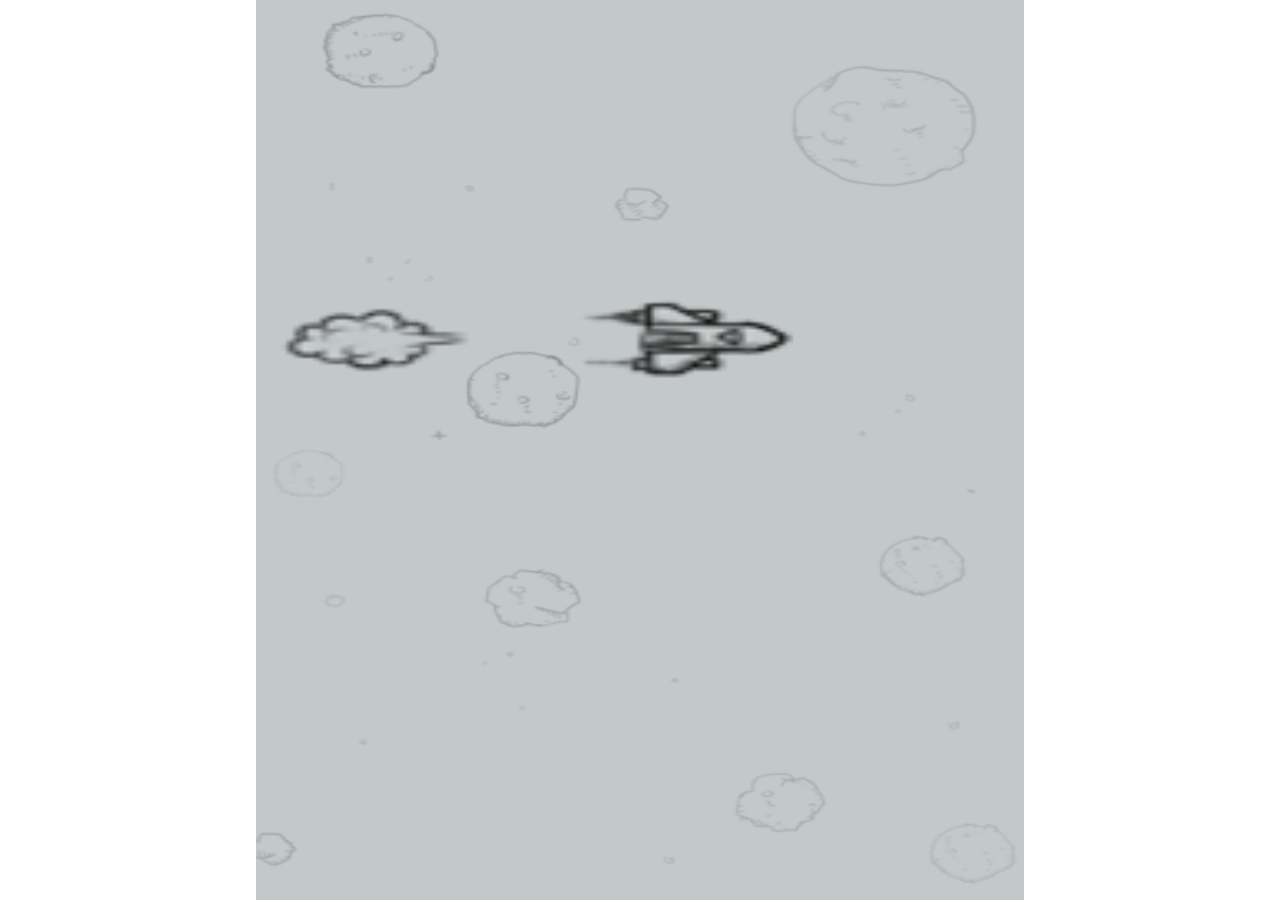
<file: airplane/index.html>
<!DOCTYPE html>
<html lang="en">
<head>
	<meta charset="UTF-8">
	<meta name="viewport" content="width=device-width, initial-scale=1.0, maximum-scale=1.0, user-scalable=0">
	<title>Document</title>
	<link rel="stylesheet" href="css/reset.css">
	<link rel="stylesheet" href="css/fly.css">
</head>
<body>
	<div class="wrap">
		<canvas></canvas>
		<div class="start">
			<input type="text" value="">
			<button>开始游戏</button>
		</div>
		<div class="end">
			<input type="button" value="提交分数">
			<button>重新开始</button>
		</div>
		<ul class="sort">
			<p>再来一局</p>
			<div>成绩排名</div>
			<ul class="inner"></ul>
		</ul>
	</div>
	<audio src="source/bullet.mp3"></audio>
	<audio src="source/enemy1_down.mp3"></audio>
	<audio src="source/enemy2_down.mp3"></audio>
	<audio src="source/enemy2_out.mp3"></audio>
	<audio src="source/enemy3_down.mp3"></audio>
	<audio src="source/game_over.mp3"></audio>
	<audio src="source/game_music.mp3" autoplay loop></audio>
</body>
<script type="text/javascript" src="js/bg.js"></script>
<script type="text/javascript" src="js/hero.js"></script>
<script type="text/javascript" src="js/bullet.js"></script>
<script type="text/javascript" src="js/enemy1.js"></script>
<script type="text/javascript" src="js/enemy2.js"></script>
<script type="text/javascript" src="js/enemy3.js"></script>
<script type="text/javascript" src="js/enemy4.js"></script>
<script type="text/javascript">
var wrap = document.querySelector('.wrap');
var canvas = document.getElementsByTagName('canvas')[0];
var audio = document.getElementsByTagName('audio');
var ctx = canvas.getContext('2d');
var startbtn = document.getElementsByClassName('start')[0];
var user = startbtn.getElementsByTagName('input')[0];
var btn = startbtn.getElementsByTagName('button')[0];
var end = document.getElementsByClassName('end')[0];
var sub = end.getElementsByTagName('input')[0];
var again = end.getElementsByTagName('button')[0];
var paiming = document.getElementsByTagName('ul')[0];
var againgame = document.getElementsByTagName('p')[0];
var inner = paiming.getElementsByTagName('ul')[0];
canvas.width = document.documentElement.clientWidth || document.body.clientWidth;
canvas.height = document.documentElement.clientHeight || document.body.clientHeight;
if (canvas.width>768) {canvas.width=768}
var oArr = [];
console.log(wrap.offsetLeft)
var scoreArr = '';
var score = 0;
var bom = 0;
var num = 1;
var arr = ["img/background_2.png","img/hero_fly_1.png","img/hero_fly_2.png","img/hero_blowup_1.png","img/hero_blowup_2.png","img/hero_blowup_3.png","img/hero_blowup_4.png","img/bullet1.png","img/bullet2.png","img/enemy1_fly_1.png","img/enemy1_blowup_1.png","img/enemy1_blowup_2.png","img/enemy1_blowup_3.png","img/enemy1_blowup_4.png","img/enemy2_fly_1.png","img/enemy2_fly_2.png","img/enemy2_hit_1.png","img/enemy2_blowup_1.png","img/enemy2_blowup_2.png","img/enemy2_blowup_3.png","img/enemy2_blowup_4.png","img/enemy2_blowup_5.png","img/enemy2_blowup_6.png","img/enemy2_blowup_7.png","img/enemy3_fly_1.png","img/enemy3_hit_1.png","img/enemy3_hit_2.png","img/enemy3_blowup_1.png","img/enemy3_blowup_2.png","img/enemy3_blowup_3.png","img/enemy3_blowup_4.png","img/enemy4_fly_1.png","img/enemy5_fly_1.png","img/bomb.png","img/game_pause_hl.png","img/game_pause.png","img/loading0.png","img/loading1.png","img/loading2.png","img/loading3.png"];
loading(arr,function() {
	start()
})
function evaluate() {
	bg = new Bg();
	hero = new Hero(66,80);
	bullet = new Bullet(6);
	e1 = new Enemy1(34,24);
	e2 = new Enemy2(110,169);
	e3 = new Enemy3(46,60);
	e4 = new Enemy4(39,68);
	pa_bol = false;
	over_bol =false;
	index = 0;
	score = 0;
	bom = 0;
	num = 1;
}
var bg = new Bg();
var hero = new Hero(66,80);
var bullet = new Bullet(6);
var e1 = new Enemy1(34,24);
var e2 = new Enemy2(110,169);
var e3 = new Enemy3(46,60);
var e4 = new Enemy4(39,68);
var pa_bol = false;
var Allarr = [];
var over_bol =false;
var index = 0;
var paArr = oArr[34];
function start() {
	step();
	function step() {
		Allarr = e1.arr.concat(e2.arr,e3.arr);
		bg.draw();
		e2.draw();
		e3.draw();
		e1.draw();
		e4.draw();
		bullet.draw(hero,Allarr,num);
		hero.draw(Allarr,e4.arr);
		if (num ==2) {
			index++;
			if (index>0) {
				num = 1;
				index = 0;
			}
		}
		drawpause();
		ctx.beginPath()
		ctx.font = '20px 黑体';
		ctx.textBaseline = 'top';
		ctx.fillStyle = 'white';
		ctx.fillText('分数:'+score,5,10);
		ctx.closePath();
		var id = requestAnimationFrame(step);
		if (pa_bol || over_bol) {
			cancelAnimationFrame(id)
		}
	}
}
var danarr = oArr[7],danx = canvas.width - 36,dan_bol = true;
var dx = 0,dy = 0,x = 0,y = 0,ex = 0, ey = 0;
	canvas.onmousedown = function(e) {
		var e = event || document.event;
		ex = e.clientX;
		ey = e.clientY;
		puaseFn()
		canvas.onmousemove = function(e) {
			var e = event || document.event;
			x = e.clientX - dx;
			y = e.clientY - dy;
			flyFn()
		};
		e.preventDefault();
	}
	canvas.addEventListener("touchstart",function(e) {
		ex = e.touches[0].clientX;
		ey = e.touches[0].clientY;
		puaseFn()
		e.preventDefault();
	});
	
	canvas.addEventListener("touchmove",function(e) {
		x = e.touches[0].clientX - dx;
		y = e.touches[0].clientY - dy;
		flyFn()
	})	
	canvas.onmouseup = function () {
		canvas.onmousemove = "";
	}
	document.addEventListener('touchend',function(e) {
		document.addEventListener('touchmove','',false);
	});
function puaseFn() {
	dx = ex - hero.x;
	dy = ey - hero.y;
	if (wrap.offsetLeft+15<ex&&ex<wrap.offsetLeft+43&&canvas.height-45<ey&&ey<canvas.height-15&&!over_bol) {
		pa_bol = !pa_bol;
		if (pa_bol ==false) {
			start()
			paArr = oArr[35];
		}else {
			paArr = oArr[34];
		}
	}
	if (wrap.offsetLeft+60<ex&&ex<wrap.offsetLeft+110&&canvas.height-45<ey&&ey<canvas.height-5) {
		if (bom>0&&!pa_bol) {
			bom--;
			for (var i = 0; i < Allarr.length; i++) {
				Allarr[i].hp = 0;
			}
		}
	}
}
function flyFn() {
	if (x<0) {x=0}
	if (x>canvas.width-hero.w) {x = canvas.width-hero.w}
	if (y<0) {y=0}
	if (y>canvas.height-hero.h) {y = canvas.height-hero.h}
	hero.x = x;
	hero.y = y;
}
function drawpause() {
	ctx.drawImage(paArr,15,canvas.height-45);
	ctx.drawImage(oArr[33],60,canvas.height-45);

	ctx.beginPath()
	ctx.font = '24px 黑体';
	ctx.textBaseline = 'top';
	ctx.fillStyle = 'white';
	ctx.fillText(bom,110,canvas.height-39);
	ctx.closePath();
}
function loading(arr,fn) {
		var index=0
		for (var i = 0; i < arr.length; i++) {
			var img=new Image()
			img.src=arr[i]
			oArr.push(img)
			img.onload=function () {
				index++
				if (index==arr.length) {
					var bg=oArr[0]
					var loadingImg=oArr[39]
					var x=-canvas.width
					step()
					function step() {
						x+=8
						ctx.drawImage(bg,0,0,canvas.width,canvas.height)
						ctx.drawImage(loadingImg,x,300,canvas.width,80)
						id=requestAnimationFrame(step)
						if (x>canvas.width) {
							startbtn.style.display = 'block';
							cancelAnimationFrame(id)
							startGame(fn)
						}
					}
				}
			}
		}		
	}
function startGame(fn) {
	btn.onclick = function() {
		if (user.value=='') {
			alert('请输入用户名')
		}else {
			audio[6].pause();
			startbtn.style.display = 'none';
			fn&&fn()
		}
		return false;
	}
}
again.onclick = function() {
	evaluate();
	start();
	end.style.display = 'none';
	audio[6].pause();
}

sub.onclick = function() {
	paiming.style.display = 'block';
	end.style.display = 'none';
	scoreArr = localStorage.getItem("scoreArr") || '';
	scoreArr += localStorage.getItem(user.value)+',';
	localStorage.setItem('scoreArr',scoreArr);
	sortFn();
	createFn();
}
againgame.onclick = function() {
	inner.innerHTML ='';
	loading(arr,function() {
		evaluate();
		start()
	})
	paiming.style.display = 'none';
}
function sortFn() {
	scoreArr = localStorage.getItem('scoreArr');
	scoreArr = scoreArr.split(',');
	scoreArr.pop();
	for (var i = 0; i < scoreArr.length; i++) {
		for (var j = i+1; j < scoreArr.length; j++) {
		    if (scoreArr[i]<scoreArr[j]) {
		    	scoreArr.splice(i,0,scoreArr.splice(j,1));
		    }
		}
	}
	return scoreArr;
}
function createFn() {
	for (var i = 0; i < scoreArr.length; i++) {
		var sortArr = String(scoreArr[i]).split('.');
		var li = document.createElement('li');	
		li.innerHTML = '<span></span><span></span>';
		li.children[0].innerHTML = i+1+'.'+sortArr[1];
		li.children[1].innerHTML = sortArr[0];
		inner.appendChild(li);
	}
}
</script>
</html>
</file>
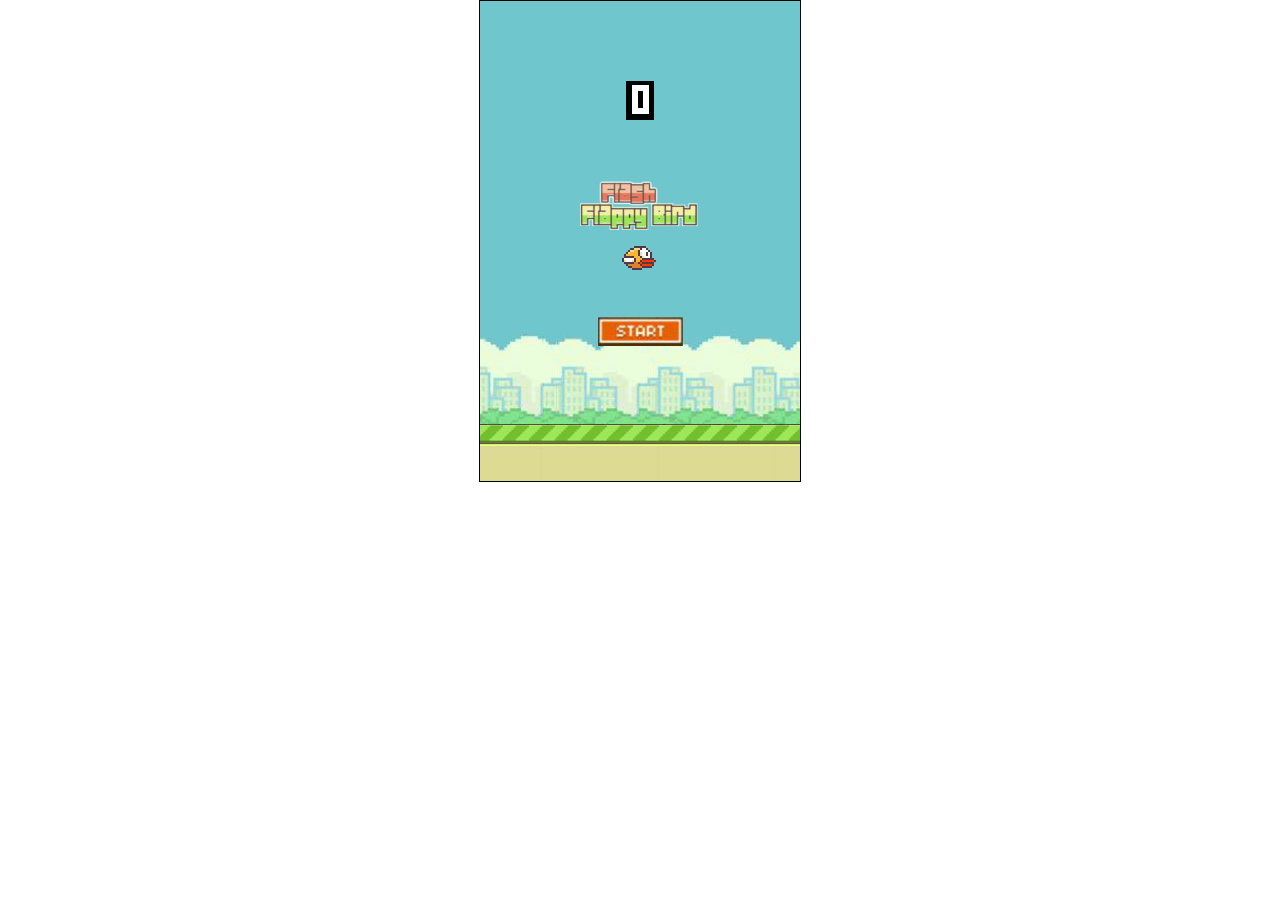
<file: bird/index.html>
<!DOCTYPE html>
<html lang="en" >
<head>
	<meta charset="UTF-8">
	<title>Document</title>
	<meta name="viewport" content="width=device-width, initial-scale=1.0, maximum-scale=1.0, user-scalable=0" />
	<link rel="stylesheet" href="css/reset.css">
	<link rel="stylesheet" href="css/bird.css">
</head>
<body onselectstart="return false">
	<div class="wrap">
		<div class="start">
			<div class="score"></div>
			<div class="bird">
				<img src="img/3.gif" alt="">
			</div>
			<p></p>
		</div>
		<div class="play">
			<div class="num">  
			</div>
			<div class="play_b"></div>
			<div class="zhu z1">
				<div class="down">
					<img src="img/down_pipe.png" alt="">
				</div>
				<div class="up">
					<img src="img/up_pipe.png" alt="">
				</div>
			</div>
			<div class="zhu z2">
				<div class="down">
					<img src="img/down_pipe.png" alt="">
				</div>
				<div class="up">
					<img src="img/up_pipe.png" alt="">
				</div>
			</div>
			<div class="zhu z3">
				<div class="down">
					<img src="img/down_pipe.png" alt="">
				</div>
				<div class="up">
					<img src="img/up_pipe.png" alt="">
				</div>
			</div>
		</div>
		<div class="end">
			<div class="over"></div>
			<div class="con">
				<div class="modal"></div>
				<div class="sco"></div>
				<div class="best"></div>
			</div>
			<div class="submit"></div>
		</div>
		<div class="scroll"></div>
		<audio src="Sounds/game_music.mp3" autoplay loop></audio>
		<audio src="Sounds/Hit.wav"></audio>
		<audio src="Sounds/Point.wav"></audio>
		<audio src="Sounds/Die.wav"></audio>
		<audio src="Sounds/Wing.wav"></audio>
	</div>
</body>
<script type="text/javascript" src="js/tween.js"></script>
<script type="text/javascript">
var wrap = document.querySelector('.wrap');
var start = document.querySelector('.start');
var btn = document.querySelector('.start p');
var play = document.querySelector('.play');
var bird = document.querySelector('.play_b');
var zhu = document.getElementsByClassName('zhu');
var up = document.getElementsByClassName('up');
var down = document.getElementsByClassName('down');
var num =  document.querySelector('.num');
var end = document.querySelector('.end');
var over = document.querySelector('.over');
var scroll = document.querySelector('.scroll');
var sco = document.querySelector('.sco');
var best = document.querySelector('.best');
var submit = document.querySelector('.submit');
var audio = document.querySelectorAll('audio');
var bird_bol = false;
var sco_bol = false;
var score = 0;
xia(bird,scroll.offsetTop-bird.offsetHeight)
for (var i = 0; i < up.length; i++) {
	var h = random(100,250);
	up[i].style.height = h+'px';
	down[i].style.height = 304-h+'px';
}
btn.onclick = function() {
	audio[0].pause();
	bird_bol = false;
	start.style.display = 'none';
	play.style.display = 'block';
	num.innerHTML = "";
	bird.style.top = '200px';
	wrap.onclick = function() {
		if (bird_bol) {return}
		audio[4].play();
		shang(bird,bird.offsetTop-25);
	}
	document.onkeydown = function(e) {
		if (bird_bol) {return}
		audio[4].play();
		var e = e || window.event;
		if (e.keyCode==38) {
			shang(bird,bird.offsetTop-25);
		}
	}
	for (var i = 0; i < zhu.length; i++) {
		timer(zhu[i])
	}
}
submit.onclick = function() {
	score = 0;
	sco_bol = false;
	end.style.display = 'none';
	play.style.display = 'none';
	start.style.display = 'block';
	for (var i = 0; i < zhu.length; i++) {
		zhu[i].style.left = 200 + i*160 + 'px';
	}
}
	function judge(obj) {
		var l1 = bird.offsetLeft
		var t1 = bird.offsetTop
		var r1 = l1 + 34;
		var b1 = t1 + 21;
		var l2 = obj.offsetLeft
		var t2 = obj.children[1].offsetHeight;
		var r2 = l2 + 62;
		var b2 = t2 + 120;
		if (r1>=l2 && l1<r2) {
			if (b1>b2 || t1<t2) {
				bird_bol = true;
				audio[1].play();
				xia(bird,scroll.offsetTop-bird.offsetHeight,0.6,30);
				setTimeout(function() {
					audio[3].play();
				},800)
			}
		}
		if (l1>r2 && !sco_bol) {
			sco_bol = true;
			score++;
			audio[2].play();
			scoreFn()	
		}
	}
	function timer(obj) {
		var l = obj.offsetLeft;
		var timer2 = setInterval(function() {
			l -=1.8;
			if (l<=-160) {
				l = 320;
				var h = random(100,250)
				obj.children[1].style.height = h+'px';
				obj.children[0].style.height =304-h+'px';
				sco_bol = false;
			}
			if (bird_bol) {
				clearInterval(timer2);
				end.style.display = 'block';
				sco.innerHTML = score;
				if (!localStorage.getItem('best')) {
					localStorage.setItem('best',score)
				}
				if (score>localStorage.getItem('best')) {
					localStorage.setItem('best',score)
				}
				best.innerHTML = localStorage.getItem('best');
				setTimeout(function() {
					audio[0].play();
				},1000)
			}
			judge(obj);
			obj.style.left = l +'px';
		},30)
	}
	function random(min,max) {
		return Math.floor(Math.random()*(max-min)+min);
	}
	function scoreFn() {
		var str = String(score);
		num.innerHTML = "";
		for (var i = 0; i < str.length; i++) {
			var img = document.createElement('img');
			img.src = 'img/'+str[i]+'.jpg';
			num.appendChild(img);
		}
	}
	function shang(obj,end) {
		var start = obj.offsetTop;
		var change = end - start;
		var t = 0;
		var endT = 10;
		var d = 0;
		clearInterval(obj.timer)//清除由于双重点击定时器同时运行
		obj.timer = setInterval(function() {
			t++;
			d -=3;
			if (t>=endT) {
				clearInterval(obj.timer)
				xia(bird,scroll.offsetTop-bird.offsetHeight,1.2,d)
			}
			obj.style.transform = 'rotate('+d+'deg)'
			obj.style.top = Tween.Cubic.easeOut(t,start,change,endT)+'px';
		},20)
	}
	function xia(obj,end,s,d) {
		var start = obj.offsetTop;
		var change = end-start;
		var t = 0;
		var endT = 50;
		clearInterval(obj.timer)
		obj.timer = setInterval(function() {
			t++;
			d +=s;
			if (t>=endT) {
				clearInterval(obj.timer)
				d = 0;
			}
			obj.style.transform = 'rotate('+d+'deg)'
			obj.style.top = Tween.Cubic.easeIn(t,start,change,endT)+'px';
		},20)
	}
</script>
</html>
</file>
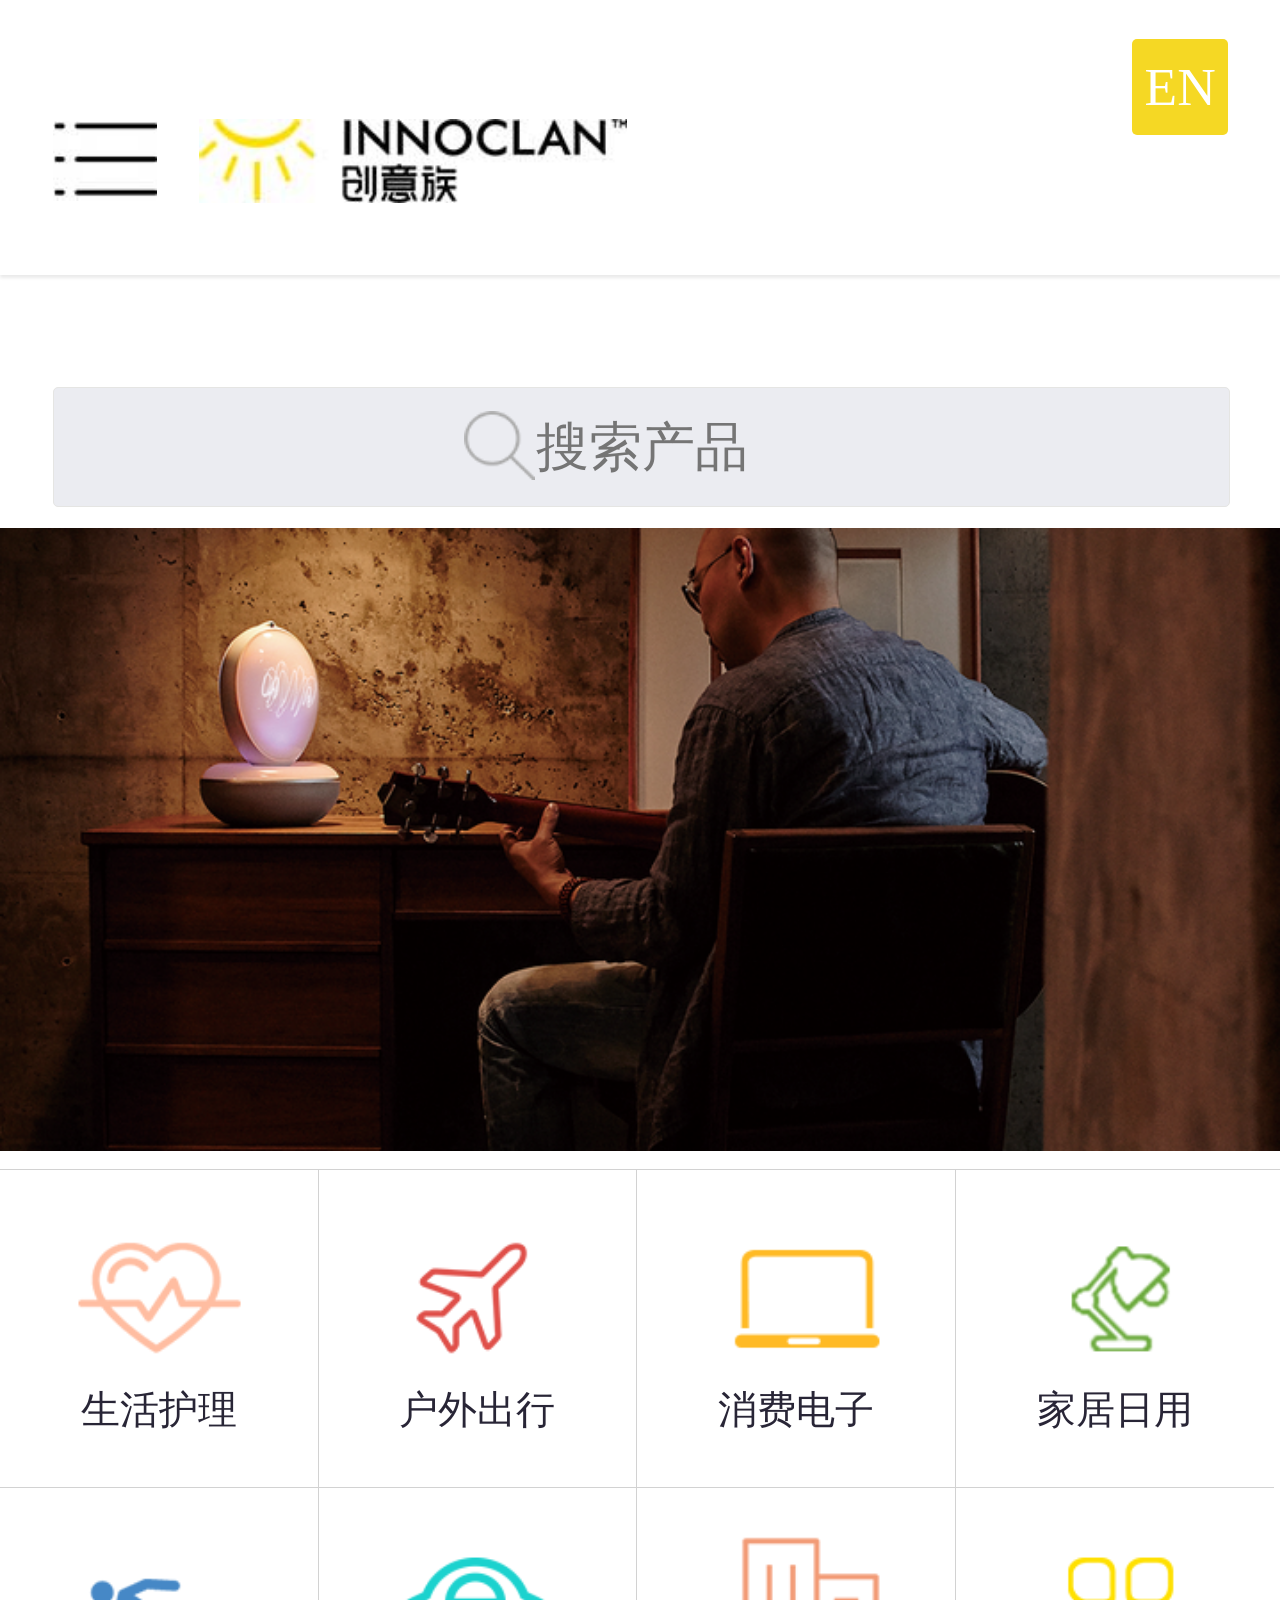
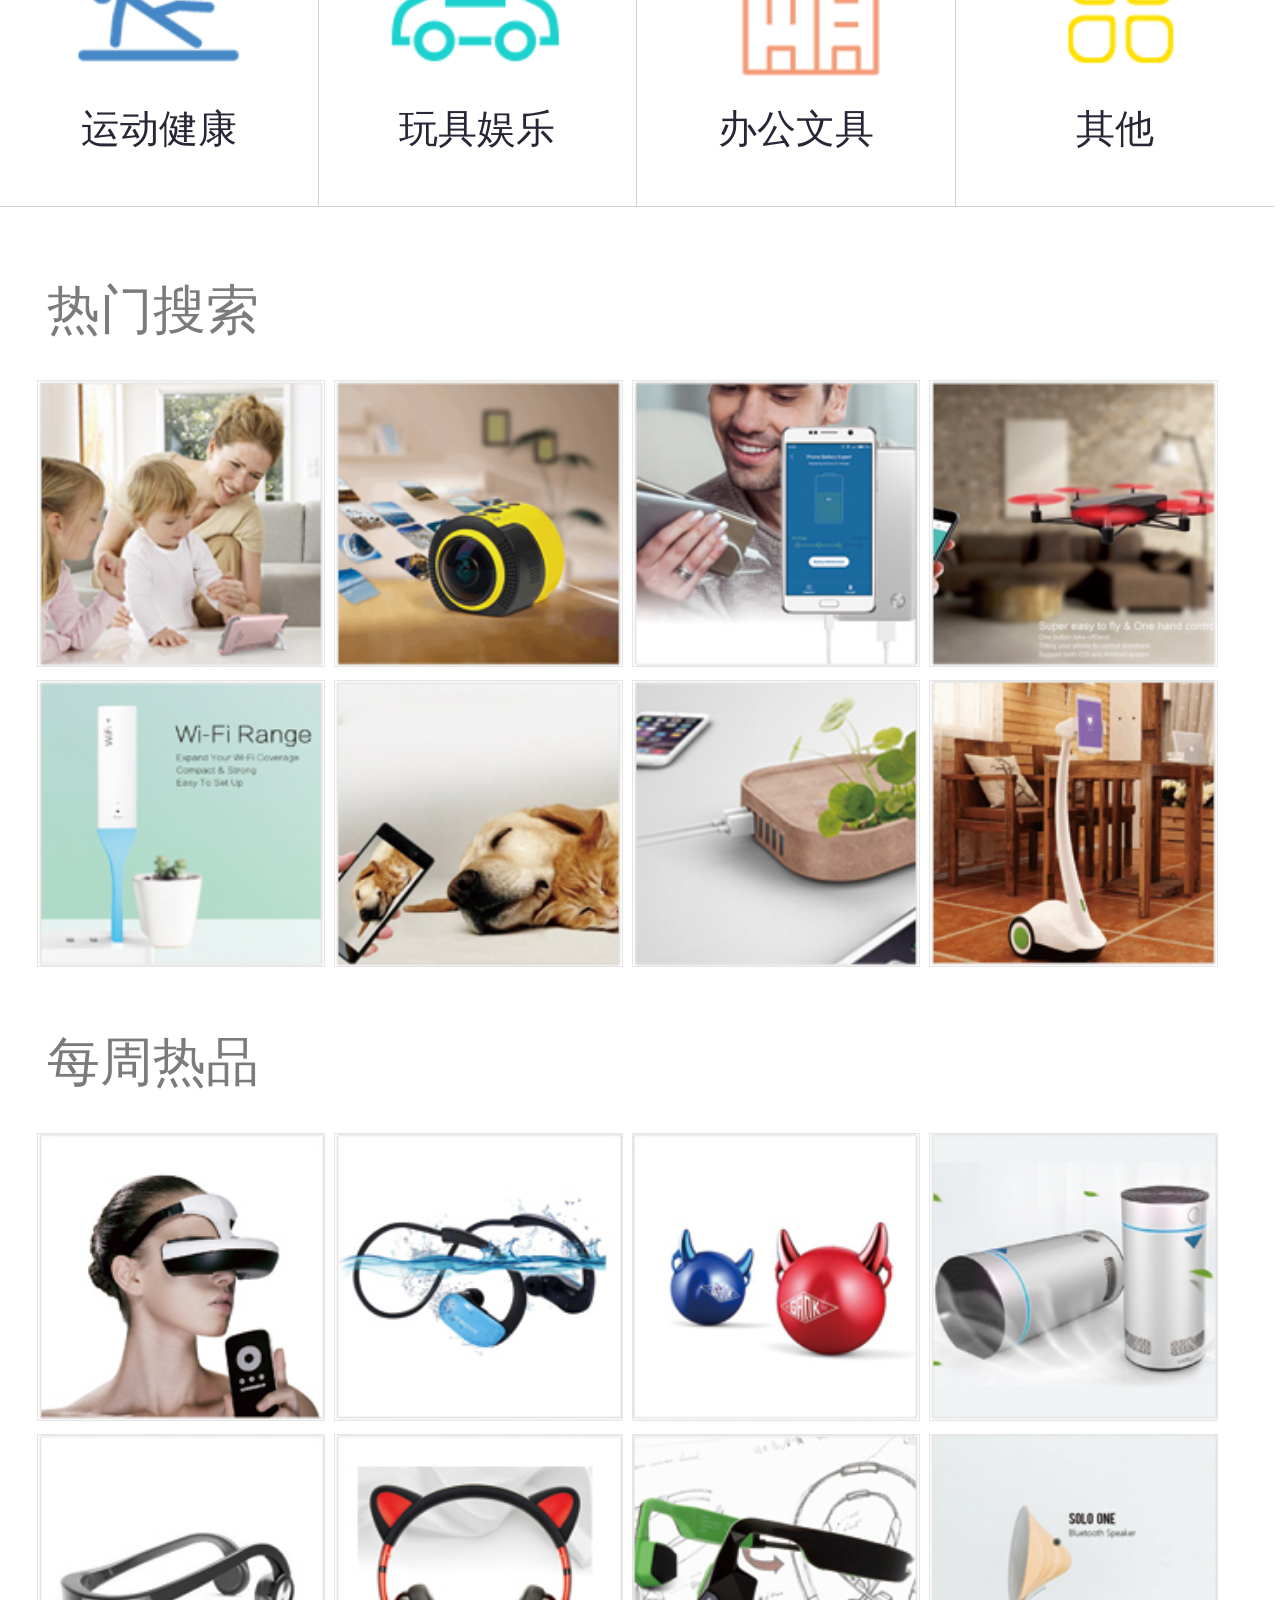
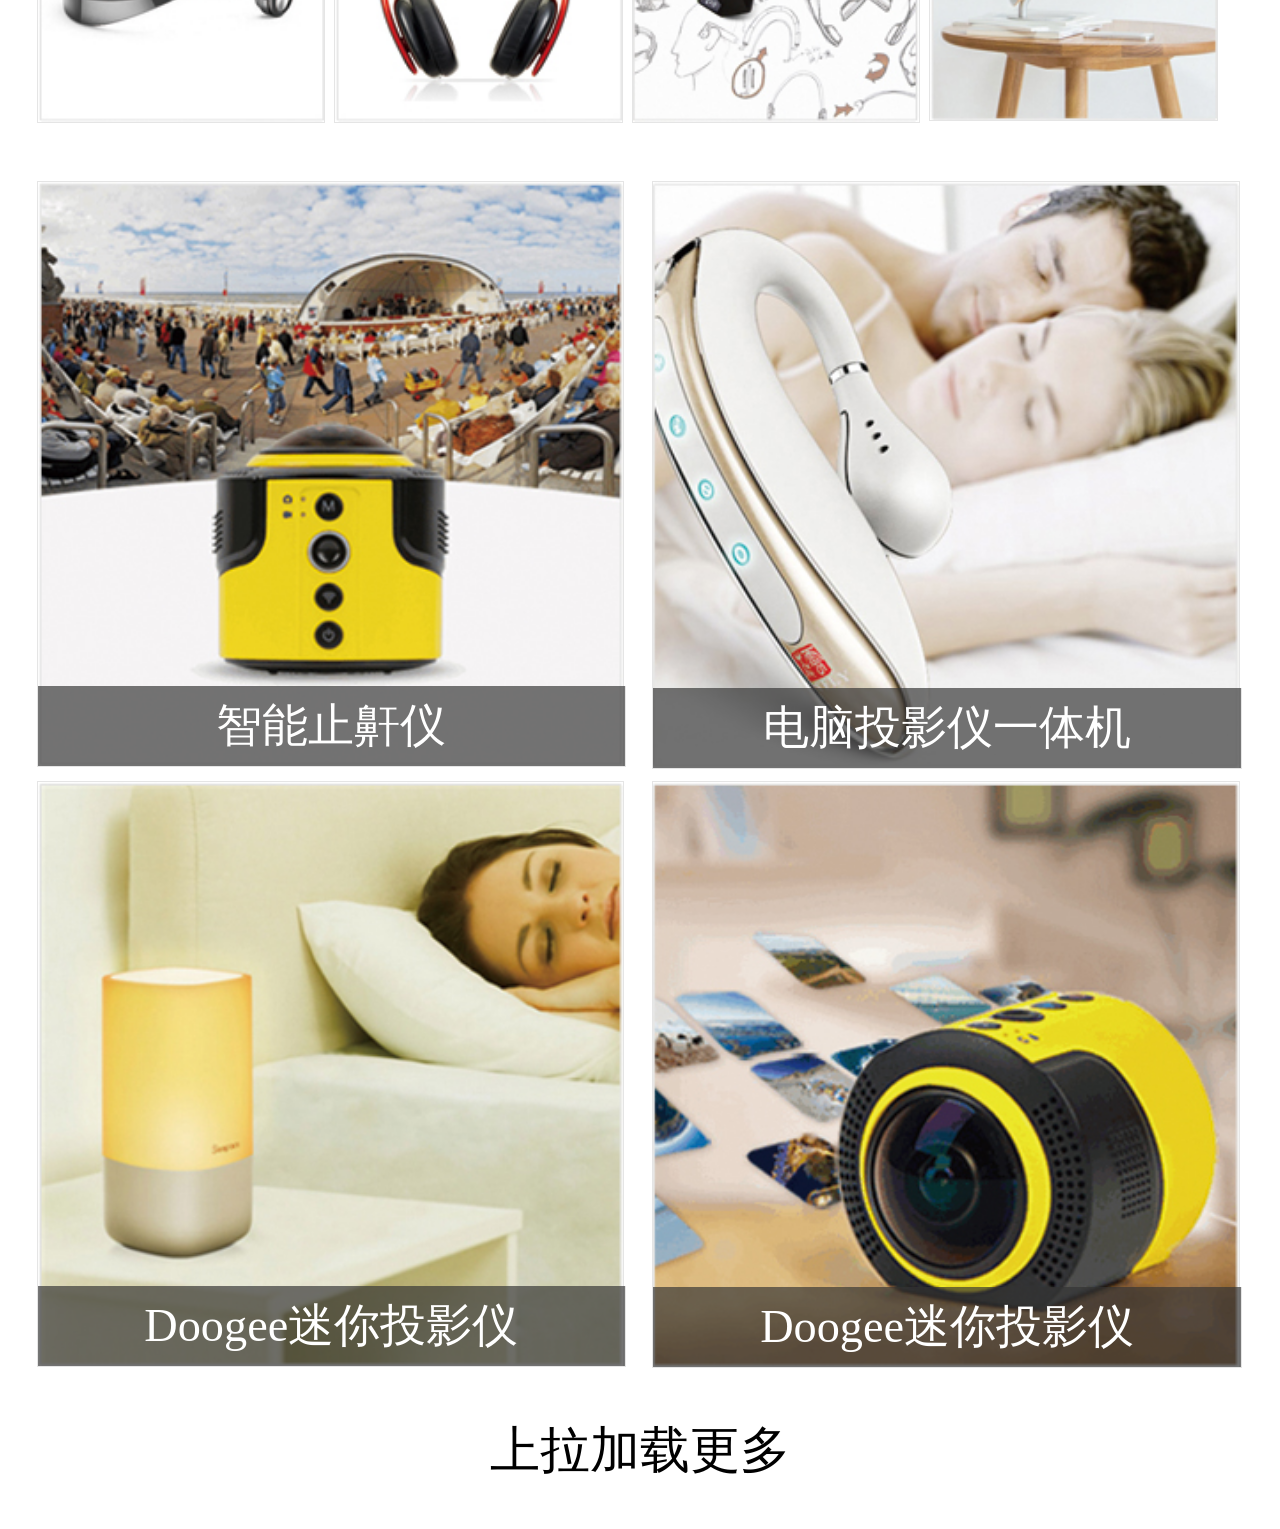
<file: innoclan_mobile/index.html>
<!DOCTYPE HTML>
<html>
<head>
    <!--申明当前页面的编码集-->
    <meta http-equiv="Content-Type" content="text/html; charset=utf-8">
    <!--网页标题-->
    <title>创意族INNOCLAN.COM官网－专业的全球创意产品B2B平台</title>
    <!--网页关键词-->
    <meta name="keywords" content="" />
    <!--网页描述-->
    <meta name="description" content="" />
    <!--适配当前屏幕-->
    <meta name="viewport" content="width=device-width, initial-scale=1.0, maximum-scale=1.0, user-scalable=0" />
    <!--禁止自动识别电话号码-->
    <meta name="format-detection" content="telephone=no" />
    <!--禁止自动识别邮箱-->
    <meta content="email=no" name="format-detection" />
    <!--iphone中safari私有meta标签,
        允许全屏模式浏览,隐藏浏览器导航栏-->
    <meta name="apple-mobile-web-app-capable" content="yes" />
    <!--iphone中safari顶端的状态条的样式black(黑色)-->
    <meta name="apple-mobile-web-app-status-bar-style" content="black">
    <link rel="stylesheet" href="css/reset.css">
    <link rel="stylesheet" href="css/index.css">
    <link rel="stylesheet" href="css/swiper.min.css">
</head>
<body>
    <div class="wrap" id="wrap">
        <div class="header">
            <img class="nav" src="images/index/nav.jpg" alt=""><img class="logo" src="images/index/logo.jpg" alt="">
            <div class="language fr">EN</div>
            <ul class="nav_con">
                <li><a href="">首页</a></li>
                <li><a href="">买家中心</a></li>
                <li><a href="">卖家中心</a></li>
                <li><a href="">会员中心</a></li>
            </ul>
        </div>
        <div class="content" id="content">
            <input class="search" type="text" placeholder="搜索产品">
            <div class="swiper-container swiper-container-h">
                <div class="swiper-wrapper">
                    <div class="swiper-slide ver1"><a href=""><img class="datu" src="images/index/b1.png" alt=""></a></div>
                    <div class="swiper-slide ver1"><a href=""><img class="datu" src="images/index/b2.png" alt=""></a></div>
                    <div class="swiper-slide ver1"><a href=""><img class="datu" src="images/index/b3.png" alt=""></a></div>
                    <div class="swiper-slide ver1"><a href=""><img class="datu" src="images/index/b4.png" alt=""></a></div>
                    <div class="swiper-slide ver1"><a href=""><img class="datu" src="images/index/b1.png" alt=""></a></div>
                    <div class="swiper-slide ver1"><a href=""><img class="datu" src="images/index/b2.png" alt=""></a></div>
                    <div class="swiper-slide ver1"><a href=""><img class="datu" src="images/index/b3.png" alt=""></a></div>
                    <div class="swiper-slide ver1"><a href=""><img class="datu" src="images/index/b4.png" alt=""></a></div>
                </div>
                <div class="swiper-pagination swiper-pagination-h"></div>
            </div>
            <div class="classify">
                <a href="">生活护理</a><a href="">户外出行</a><a href="">消费电子</a><a href="">家居日用</a><a href="">运动健康</a><a href="">玩具娱乐</a><a href="">办公文具</a><a href="">其他</a>
            </div>
            <div class="hot_search clear">
                <div class="hot_search_tit">热门搜索</div>
                <a href=""><img src="images/index/resou1.jpg" alt=""></a>
                <a href=""><img src="images/index/resou2.jpg" alt=""></a>
                <a href=""><img src="images/index/resou3.jpg" alt=""></a>
                <a href=""><img src="images/index/resou4.jpg" alt=""></a>
                <a href=""><img src="images/index/resou5.jpg" alt=""></a>
                <a href=""><img src="images/index/resou6.jpg" alt=""></a>
                <a href=""><img src="images/index/resou7.jpg" alt=""></a>
                <a href=""><img src="images/index/resou8.jpg" alt=""></a>
            </div>
            <div class="hot_week clear" >
                <div class="hot_week_tit">每周热品</div>
                <a href=""><img src="images/index/repin1.jpg" alt=""></a>
                <a href=""><img src="images/index/repin2.jpg" alt=""></a>
                <a href=""><img src="images/index/repin3.jpg" alt=""></a>
                <a href=""><img src="images/index/repin4.jpg" alt=""></a>
                <a href=""><img src="images/index/repin5.jpg" alt=""></a>
                <a href=""><img src="images/index/repin6.jpg" alt=""></a>
                <a href=""><img src="images/index/repin7.jpg" alt=""></a>
                <a href=""><img src="images/index/repin8.jpg" alt=""></a>
            </div>
            <div id="wrapper">
                <ul class="xiala clear" id="xiala">
                    <li>
                        <a href="">
                            <img src="images/index/xiala1.jpg" alt="">
                            <span>智能止鼾仪</span>
                        </a>
                    </li>
                    <li>
                        <a href="">
                            <img src="images/index/xiala2.jpg" alt="">
                            <span>电脑投影仪一体机</span>
                        </a>    
                    </li>
                    <li>
                        <a href="">
                            <img src="images/index/xiala3.jpg" alt="">
                            <span>Doogee迷你投影仪</span>
                        </a>
                    </li>
                    <li>
                        <a href="">
                            <img src="images/index/xiala4.jpg" alt="">
                            <span>Doogee迷你投影仪</span>
                        </a>
                    </li>
                </ul>   
                <div id="loading">上拉加载更多</div>
            </div>
           
        </div>
        <div class="footer"></div>
    </div>
</body>
<script type="text/javascript" src="js/jquery-3.0.0.min.js"></script>
<script type="text/javascript" src="js/swiper.min.js"></script>
<script type="text/javascript">
(function(html){
    change();
    function change(){
        var w = html.clientWidth;
        var size = 100*(w/720).toFixed(2);
        html.style.fontSize = size+"px";
    }
    window.addEventListener('resize',function () {
        change();
    })
})(document.documentElement)
</script>
<script type="text/javascript" src="js/index.js"></script>
</html>
</file>
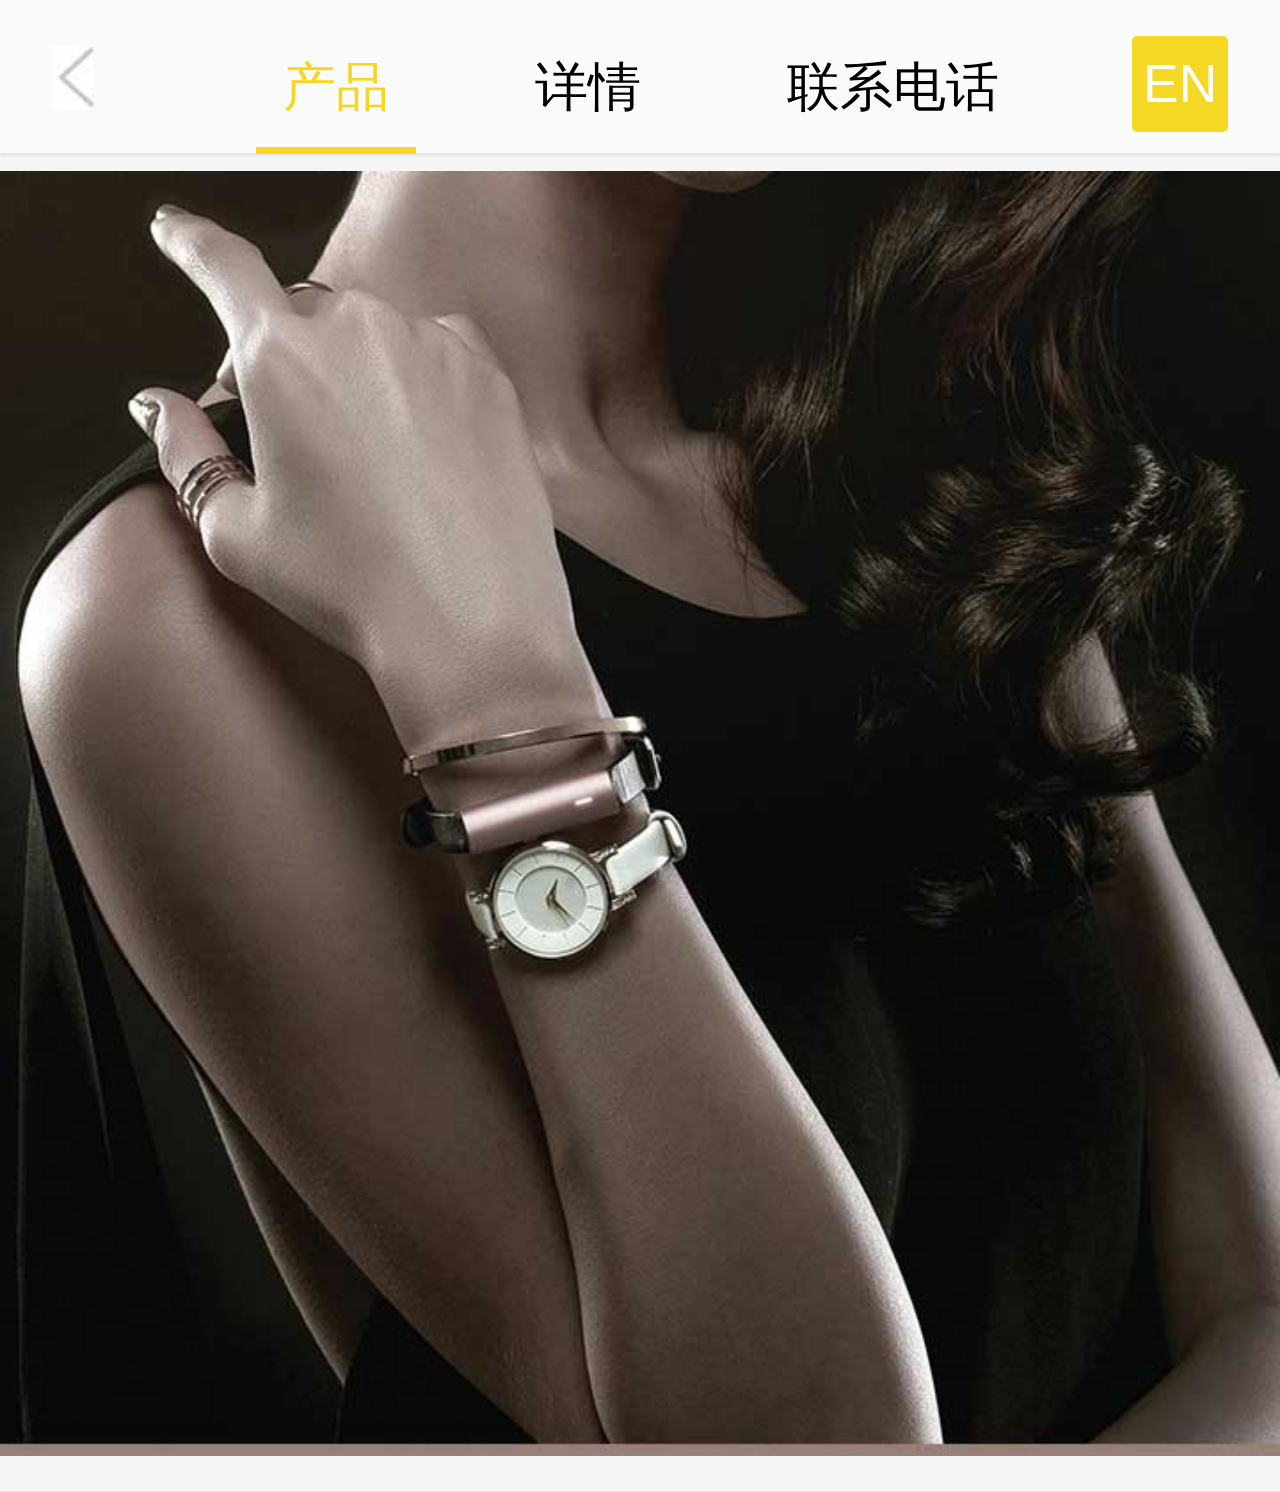
<file: innoclan_mobile/ProductDetails.html>
<!doctype html>
<html lang="en">
<head>
	<title>产品详情</title>
	<!--申明当前页面的编码集-->
    <meta http-equiv="Content-Type" content="text/html; charset=utf-8">
    <!--网页关键词-->
    <meta name="keywords" content="" />
    <!--网页描述-->
    <meta name="description" content="" />
    <!--适配当前屏幕-->
    <meta name="viewport" content="width=device-width, initial-scale=1.0, maximum-scale=1.0, user-scalable=0" />
    <!--禁止自动识别电话号码-->
    <meta name="format-detection" content="telephone=no" />
    <!--禁止自动识别邮箱-->
    <meta content="email=no" name="format-detection" />
    <!--iphone中safari私有meta标签,
        允许全屏模式浏览,隐藏浏览器导航栏-->
    <meta name="apple-mobile-web-app-capable" content="yes" />
    <!--iphone中safari顶端的状态条的样式black(黑色)-->
    <meta name="apple-mobile-web-app-status-bar-style" content="black">
    <link rel="stylesheet" href="css/reset.css">
    <link rel="stylesheet" href="css/productdetail.css">
</head>
<body>
	<div class="wrap">
		<div class="header">
			<a href="###"><img src="images/productdetail/return.jpg" alt=""></a>
			<p class="nav">
				<span class="select">产品</span>
				<span>详情</span>
				<span>联系电话</span>
			</p>
			<div class="language fr">EN</div>
		</div>
		<div class="content">
			<div class="con1 con">
				<div class="pintu">
					<img src="images/productdetail/pin1.jpg" alt="">
				</div>
			</div>
			<div class="con2 con">2</div>
			<div class="con3 con">3</div>
		</div>
		<div class="footer"></div>
	</div>
</body>
<script type="text/javascript" src="js/jquery-3.0.0.min.js"></script>
<script type="text/javascript">
(function(html){
    change();
    function change(){
        var w = html.clientWidth;
        var size = 100*(w/720).toFixed(2);
        html.style.fontSize = size+"px";
    }
    window.addEventListener('resize',function () {
        change();
    })
})(document.documentElement)
</script>
<script type="text/javascript" src="js/productdetail.js"></script>
</html>
</file>
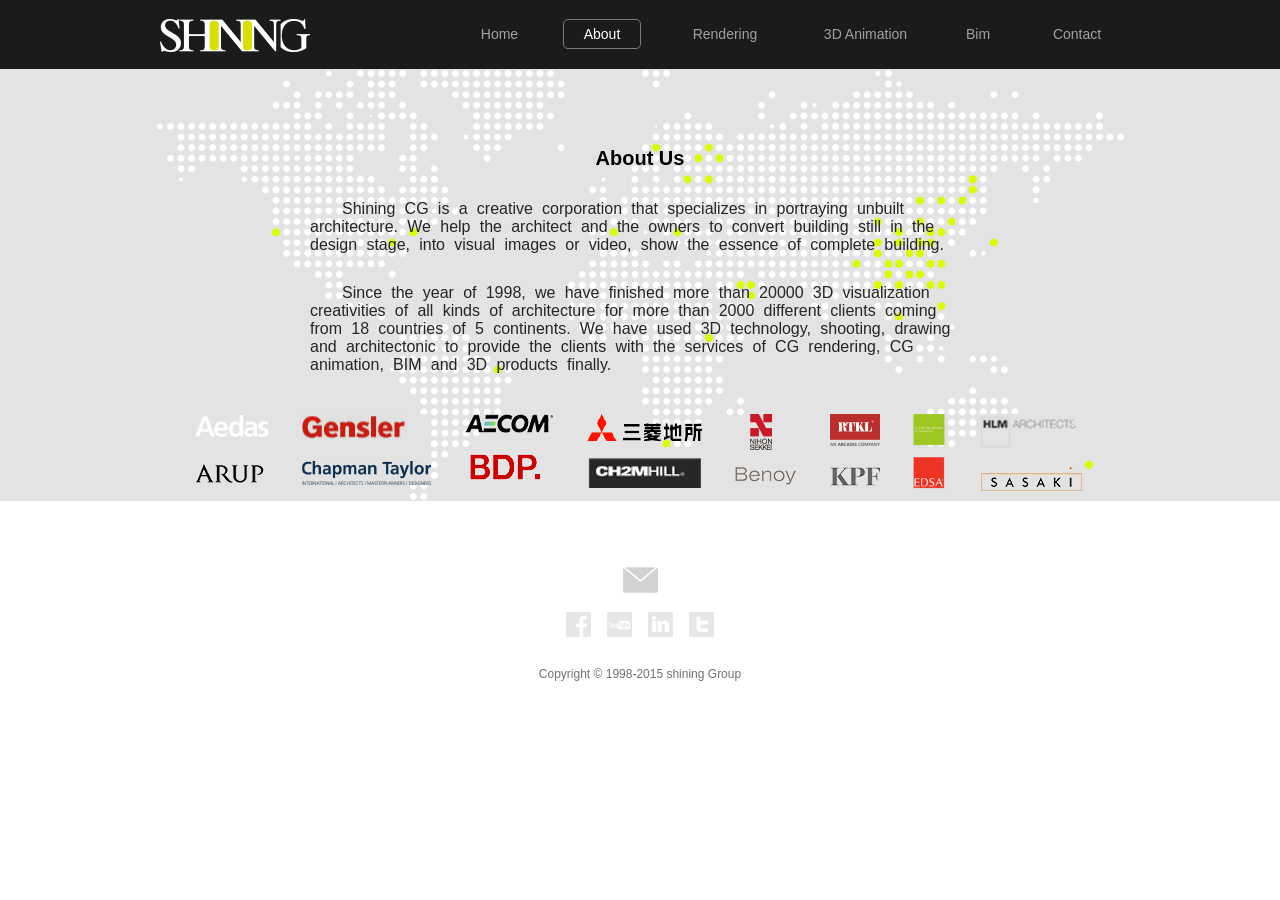
<file: shining/about.html>
<!DOCTYPE html>
<html lang="en">
<head>
	<meta charset="UTF-8">
	<meta name="viewport" content="width=device-width, initial-scale=1.0, maximum-scale=1.0, user-scalable=0">
	<title>about_shining</title>
	<link rel="stylesheet" href="css/reset.css">
	<link rel="stylesheet" href="css/head.css">
	<link rel="stylesheet" href="css/about.css">
</head>
<body>
	<div class="wrap">
		<div class="scrolltop"><img src="img/head/s1.png" alt=""></div>
		<div class="header">
			<div class="nav clear">
				<img class="fl" src="img/head/logo.png" alt="">
				<div class="nav1 clear fr">
					<a href="contact.html" class="fr">Contact</a>
					<a href="bim.html" class="fr">Bim</a>
					<a href="animate.html" class="fr">3D Animation</a>
					<a href="rendering.html" class="fr">Rendering</a>
					<a href="about.html" class="fr">About</a>
					<a href="index.html" class="fr">Home</a>
				</div>
				<div class="nav2 fr">
					<p></p>
					<p></p>
					<p></p>
					<div>
						<li><a href="index.html">Home</a></li>
						<li><a href="about.html">About</a></li>
						<li><a href="rendering.html">Rendering</a></li>
						<li><a href="animate.html">3D Animation</a></li>
						<li><a href="bim.html">Bim</a></li>
						<li><a href="contact.html">Contact</a></li>
					</div>
				</div>
			</div>
		</div>
		<div class="content">
			<div class="about">
				<h2>About Us</h2>
				<p>Shining CG is a creative corporation that specializes in portraying unbuilt architecture. We help the architect and the owners to convert building still in the design stage, into visual images or video, show the essence of complete building.</p>
				<p>Since the year of 1998, we have finished more than 20000 3D visualization creativities of all kinds of architecture for more than 2000 different clients coming from 18 countries of 5 continents. We have used 3D technology, shooting, drawing and architectonic to provide the clients with the services of CG rendering, CG animation, BIM and 3D products finally.</p>
				<div class="about_logo">
					<img src="img/about/aedas.png" alt="">
					<img src="img/about/gensler.png" alt="">
					<img src="img/about/bdp.png" alt="">
					<img src="img/about/ch2mhill.png" alt="">
					<img src="img/about/benoy.png" alt="">
					<img src="img/about/kpf.png" alt="">
					<img src="img/about/edsa.png" alt="">
					<img src="img/about/sasaki.png" alt="">
				</div>
			</div>
		</div>
		<div class="footer">
			<div class="email"></div>
			<div class="foot_nav clear">
				<p class="f fl"></p>
				<p class="you fl"></p>
				<p class="in fl"></p>
				<p class="t fl"></p>
			</div>
			<div class="statement">Copyright © 1998-2015 shining Group</div>
		</div>
	</div>
</body>
<script type="text/javascript" src="js/jquery-3.0.0.min.js"></script>
<script type="text/javascript" src="js/chajian.js"></script>
<script type="text/javascript" src="js/head.js"></script>
<script type="text/javascript">
var $wrap = $('.wrap');
var $scroll = $('.scrolltop');
var winH = $(window).innerHeight();
var wrapH = $wrap.height();
	scrolltop();
	$(window).resize(function() {
		winH = $(window).innerHeight();
		wrapH = $wrap.height();
		scrolltop();
	})
	function scrolltop() {
		if (winH<wrapH) {
			$scroll.show();
		}else {
			$scroll.hide();
		}
	}
	$scroll.on('click',function() {
		$(window).scrolltopTo(0);
	})
</script>
</html>
</file>
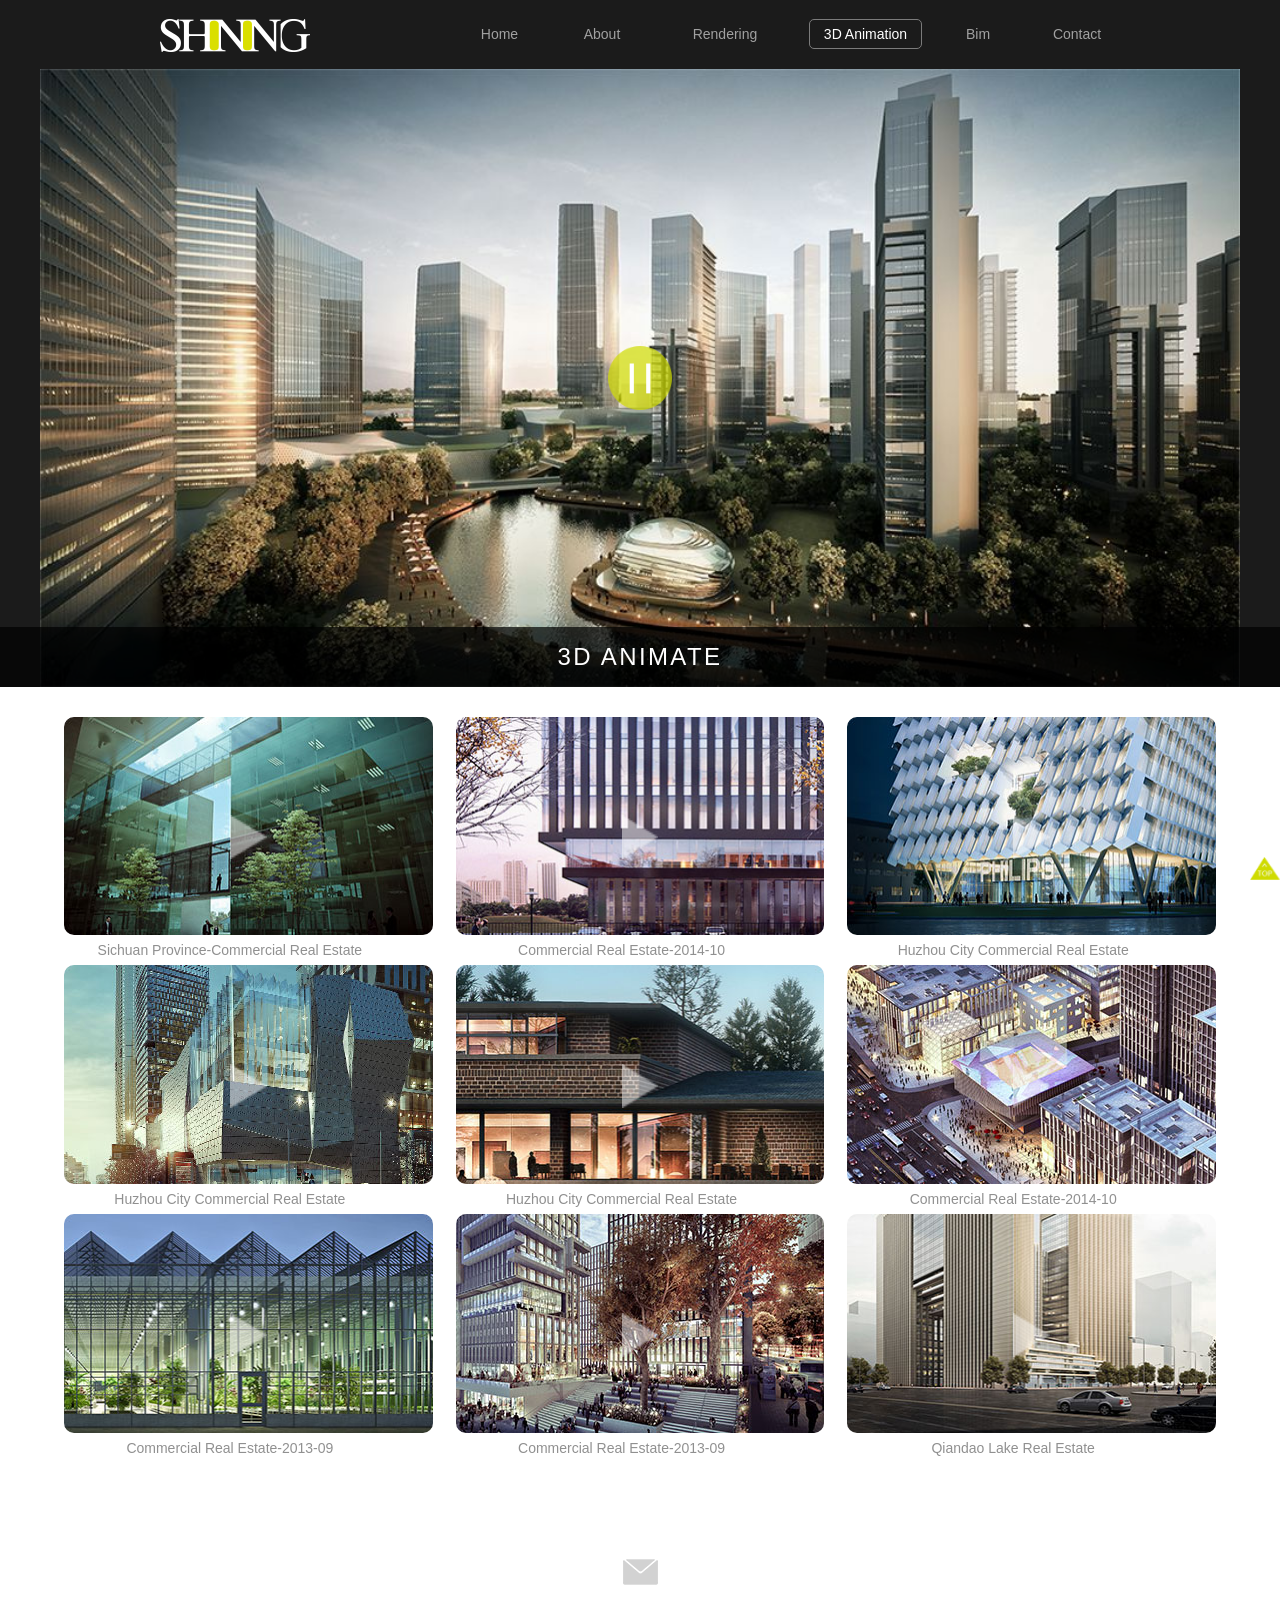
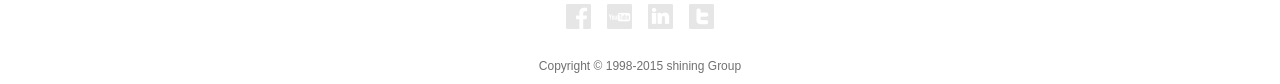
<file: shining/animate.html>
<!DOCTYPE html>
<html lang="en">
<head>
	<meta charset="UTF-8">
	<meta name="viewport" content="width=device-width, initial-scale=1.0, maximum-scale=1.0, user-scalable=0">
	<title>animate_shining</title>
	<link rel="stylesheet" href="css/reset.css">
	<link rel="stylesheet" href="css/head.css">
	<link rel="stylesheet" href="css/animate.css">
</head>
<body>
	<div class="wrap">
		<div class="scrolltop"><img src="img/head/s1.png" alt=""></div>
		<div class="header">
			<div class="nav clear">
				<img class="fl" src="img/head/logo.png" alt="">
				<div class="nav1 clear fr">
					<a href="contact.html" class="fr">Contact</a>
					<a href="bim.html" class="fr">Bim</a>
					<a href="animate.html" class="fr">3D Animation</a>
					<a href="rendering.html" class="fr">Rendering</a>
					<a href="about.html" class="fr">About</a>
					<a href="index.html" class="fr">Home</a>
				</div>
				<div class="nav2 fr">
					<p></p>
					<p></p>
					<p></p>
					<div>
						<li><a href="index.html">Home</a></li>
						<li><a href="about.html">About</a></li>
						<li><a href="rendering.html">Rendering</a></li>
						<li><a href="animate.html">3D Animation</a></li>
						<li><a href="bim.html">Bim</a></li>
						<li><a href="contact.html">Contact</a></li>
					</div>
				</div>
			</div>
		</div>
		<div class="content">
			<div class="animate">
				<div class="big">
					<div class="bt"><img src="img/animate/b1.jpg" alt=""></div>
					<div class="big_b">3D ANIMATE</div>
					<img class="play" src="img/animate/play.png" alt="">
				</div>
				<div class="animate_con clear">
					<div class="fl"><h3><img class="da" src="img/animate/1.jpg" alt=""><ul><img src="img/animate/s2.png" alt=""></ul></h3><p>Sichuan Province-Commercial Real Estate</p></div>
					<div class="fl"><h3><img class="da" src="img/animate/2.jpg" alt=""><ul><img src="img/animate/s2.png" alt=""></ul></h3><p>Commercial Real Estate-2014-10</p></div>
					<div class="fl"><h3><img class="da" src="img/animate/3.jpg" alt=""><ul><img src="img/animate/s2.png" alt=""></ul></h3><p>Huzhou City Commercial Real Estate</p></div>
					<div class="fl"><h3><img class="da" src="img/animate/4.jpg" alt=""><ul><img src="img/animate/s2.png" alt=""></ul></h3><p>Huzhou City Commercial Real Estate</p></div>
					<div class="fl"><h3><img class="da" src="img/animate/5.jpg" alt=""><ul><img src="img/animate/s2.png" alt=""></ul></h3><p>Huzhou City Commercial Real Estate</p></div>
					<div class="fl"><h3><img class="da" src="img/animate/6.jpg" alt=""><ul><img src="img/animate/s2.png" alt=""></ul></h3><p>Commercial Real Estate-2014-10</p></div>
					<div class="fl"><h3><img class="da" src="img/animate/7.jpg" alt=""><ul><img src="img/animate/s2.png" alt=""></ul></h3><p>Commercial Real Estate-2013-09</p></div>
					<div class="fl"><h3><img class="da" src="img/animate/8.jpg" alt=""><ul><img src="img/animate/s2.png" alt=""></ul></h3><p>Commercial Real Estate-2013-09</p></div>
					<div class="fl"><h3><img class="da" src="img/animate/9.jpg" alt=""><ul><img src="img/animate/s2.png" alt=""></ul></h3><p>Qiandao Lake Real Estate</p></div>
				</div>
			</div>
		</div>
		<div class="footer">
			<div class="email"></div>
			<div class="foot_nav clear">
				<p class="f fl"></p>
				<p class="you fl"></p>
				<p class="in fl"></p>
				<p class="t fl"></p>
			</div>
			<div class="statement">Copyright © 1998-2015 shining Group</div>
		</div>
	</div>
</body>
<script type="text/javascript" src="js/jquery-3.0.0.min.js"></script>
<script type="text/javascript" src="js/chajian.js"></script>
<script type="text/javascript" src="js/head.js"></script>
<script type="text/javascript">
var $img = $('.bt img');
var $h3 = $('h3');
var $wrap = $('.wrap');
var $scroll = $('.scrolltop');
var winH = $(window).innerHeight();
var wrapH = $wrap.height();
	scrolltop();
	$(window).resize(function() {
		winH = $(window).innerHeight();
		wrapH = $wrap.height();
		scrolltop();
	})
	function scrolltop() {
		if (winH<wrapH) {
			$scroll.show();
		}else {
			$scroll.hide();
		}
	}
	$scroll.on('click',function() {
		$(window).scrolltopTo(0);
	})
	$h3.on('click',function() {
		$img.attr({
			src:'img/animate/'+($(this).index('h3')+1)+'.jpg'
		})
	})
</script>
</html>
</file>
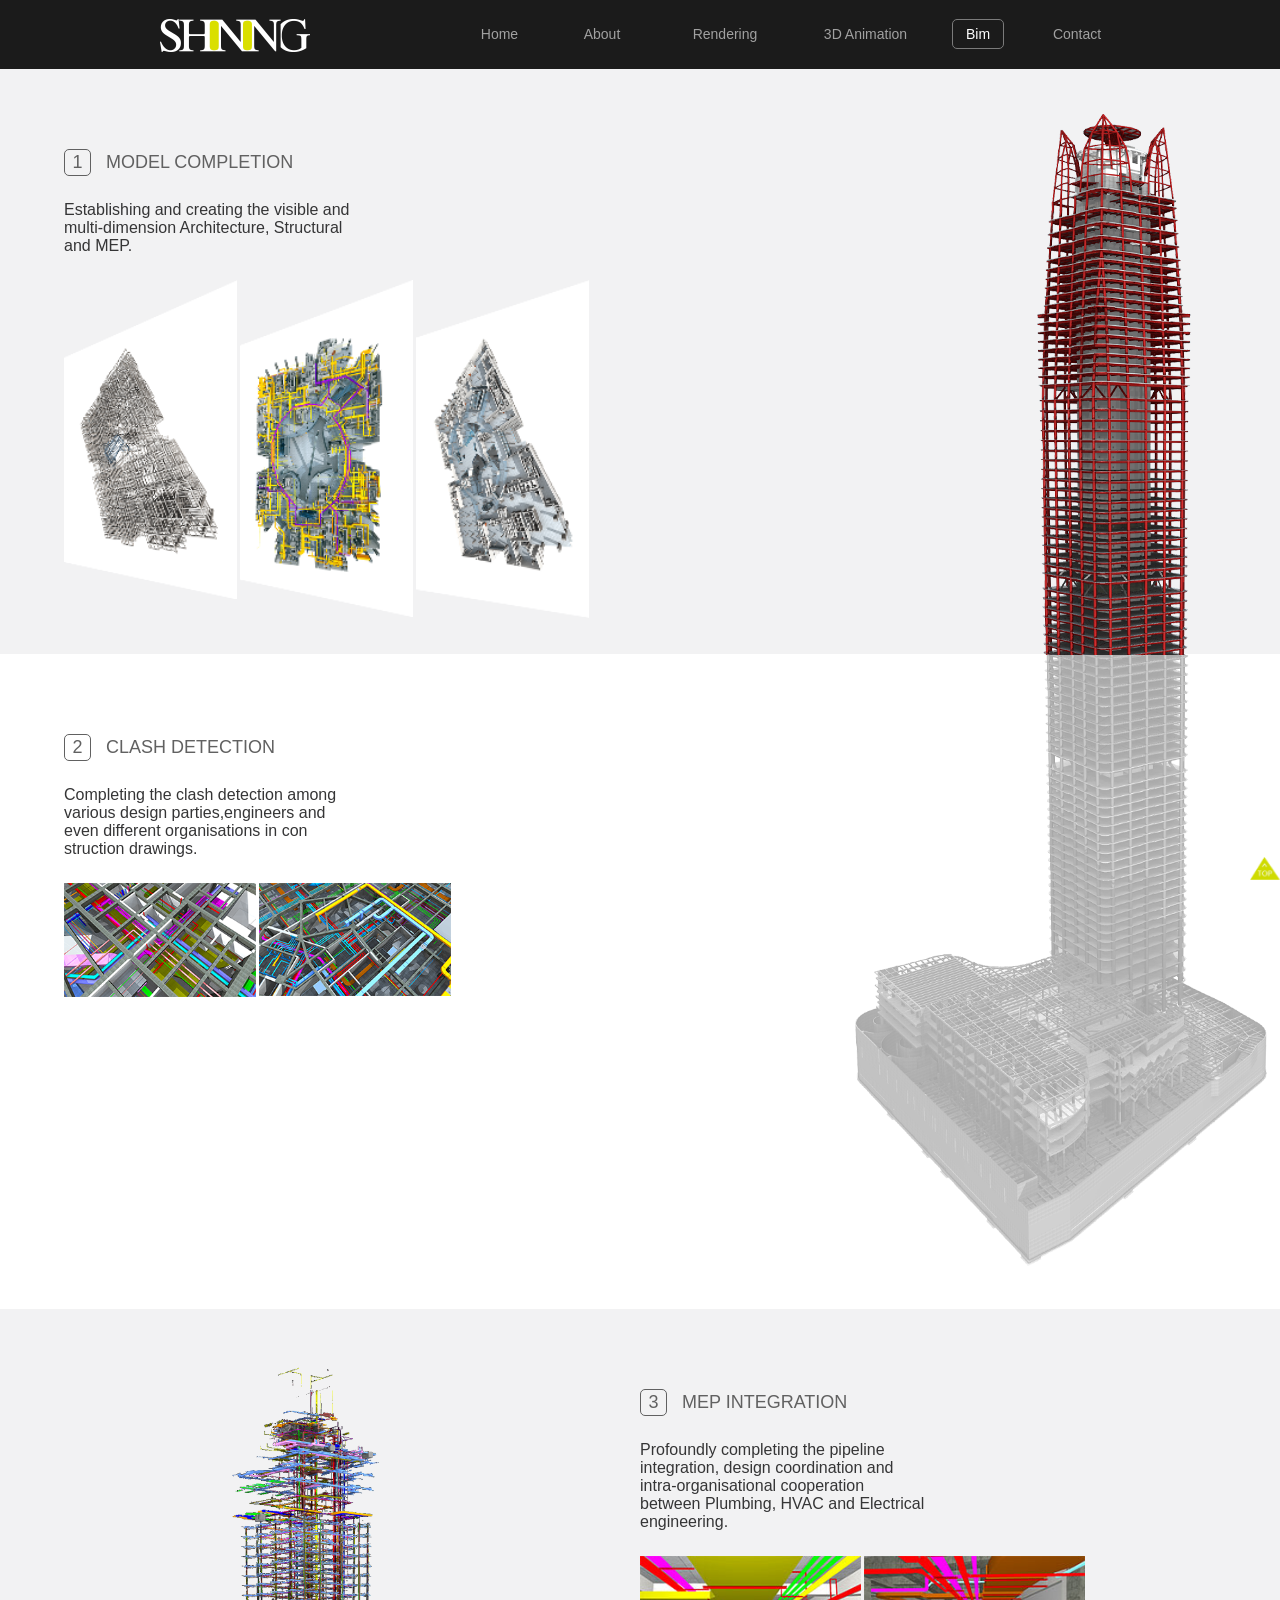
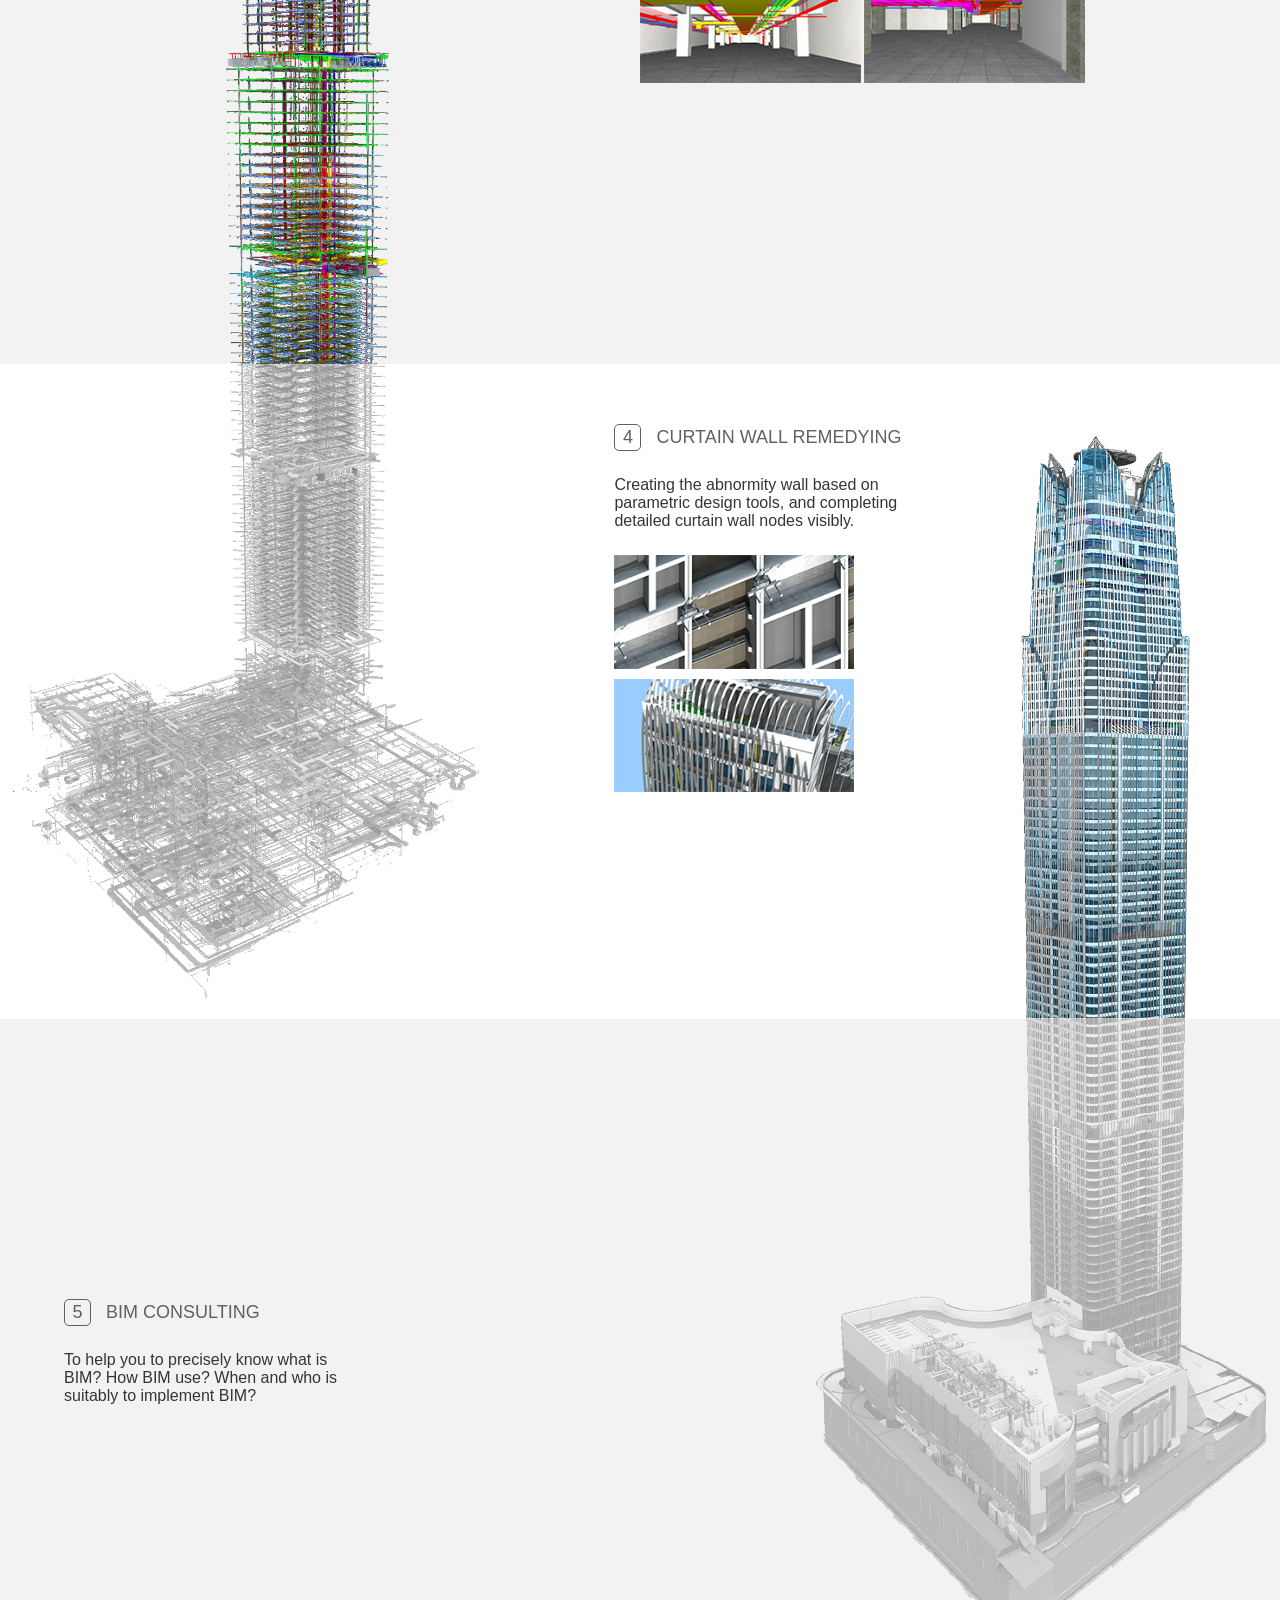
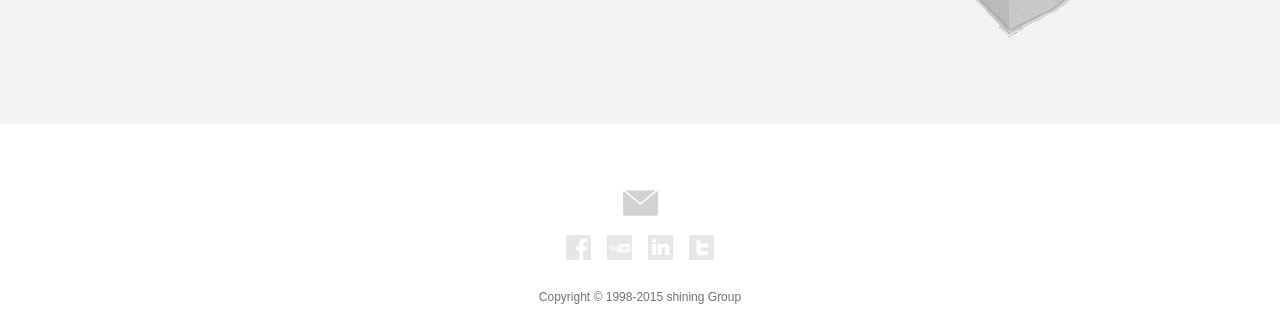
<file: shining/bim.html>
<!DOCTYPE html>
<html lang="en">
<head>
	<meta charset="UTF-8">
	<meta name="viewport" content="width=device-width, initial-scale=1.0, maximum-scale=1.0, user-scalable=0">
	<title>bim_shining</title>
	<link rel="stylesheet" href="css/reset.css">
	<link rel="stylesheet" href="css/head.css">
	<link rel="stylesheet" href="css/bim.css">
</head>
<body>
	<div class="wrap">
		<div class="scrolltop"><img src="img/head/s1.png" alt=""></div>
		<div class="header">
			<div class="nav clear">
				<img class="fl" src="img/head/logo.png" alt="">
				<div class="nav1 clear fr">
					<a href="contact.html" class="fr">Contact</a>
					<a href="bim.html" class="fr">Bim</a>
					<a href="animate.html" class="fr">3D Animation</a>
					<a href="rendering.html" class="fr">Rendering</a>
					<a href="about.html" class="fr">About</a>
					<a href="index.html" class="fr">Home</a>
				</div>
				<div class="nav2 fr">
					<p></p>
					<p></p>
					<p></p>
					<div>
						<li><a href="index.html">Home</a></li>
						<li><a href="about.html">About</a></li>
						<li><a href="rendering.html">Rendering</a></li>
						<li><a href="animate.html">3D Animation</a></li>
						<li><a href="bim.html">Bim</a></li>
						<li><a href="contact.html">Contact</a></li>
					</div>
				</div>
			</div>
		</div>
		<div class="content">
			<div class="bim">
				<div class="floor1">
					<img class="l1" src="img/bim/l1.png" alt="">
					<div class="floor1_con">
						<span><em>1</em>MODEL COMPLETION</span>
						<p>Establishing and creating the visible and multi-dimension Architecture, Structural and MEP.</p>
						<img src="img/bim/f11.png" alt="">
						<img src="img/bim/f12.png" alt="">
						<img src="img/bim/f13.png" alt="">
					</div>
				</div>
				<div class="floor2">
					<div class="floor2_con">
						<span><em>2</em>CLASH DETECTION</span>
						<p>Completing the clash detection among various design parties,engineers and even different organisations in con struction drawings.</p>
						<img src="img/bim/f21.png" alt="">
						<img src="img/bim/f22.png" alt="">
					</div>
				</div>
				<div class="floor3">
					<img class="l2" src="img/bim/l2.png" alt="">
					<div class="floor3_con">
						<span><em>3</em>MEP INTEGRATION</span>
						<p>Profoundly completing the pipeline integration, design coordination and intra-organisational cooperation between Plumbing, HVAC and Electrical engineering.</p>
						<img src="img/bim/f31.jpg" alt="">
						<img src="img/bim/f32.jpg" alt="">
					</div>
				</div>
				<div class="floor4">
					<img class="l3" src="img/bim/l3.png" alt="">
					<div class="floor4_con">
						<span><em>4</em>CURTAIN WALL REMEDYING</span>
						<p>Creating the abnormity wall based on parametric design tools, and completing detailed curtain wall nodes visibly.</p>
						<img src="img/bim/f41.png" alt=""><br>
						<img src="img/bim/f42.png" alt="">
					</div>
				</div>
				<div class="floor5">
					<div class="floor5_con">
						<span><em>5</em>BIM CONSULTING</span>
						<p>To help you to precisely know what is BIM? How BIM use? When and who is suitably to implement BIM?</p>
					</div>
				</div>
			</div>
		</div>
		<div class="footer">
			<div class="email"></div>
			<div class="foot_nav clear">
				<p class="f fl"></p>
				<p class="you fl"></p>
				<p class="in fl"></p>
				<p class="t fl"></p>
			</div>
			<div class="statement">Copyright © 1998-2015 shining Group</div>
		</div>
	</div>
</body>
<script type="text/javascript" src="js/jquery-3.0.0.min.js"></script>
<script type="text/javascript" src="js/chajian.js"></script>
<script type="text/javascript" src="js/head.js"></script>
<script type="text/javascript">
var $wrap = $('.wrap');
var $scroll = $('.scrolltop');
var winH = $(window).innerHeight();
var wrapH = $wrap.height();
var fheight = $('.floor2').height();
	scrolltop();
	$(window).resize(function() {
		winH = $(window).innerHeight();
		wrapH = $wrap.height();
		scrolltop();
		fheight = $('.floor2').height();
	})
	function scrolltop() {
		if (winH<wrapH) {
			$scroll.show();
		}else {
			$scroll.hide();
		}
	}
	$scroll.on('click',function() {
		$(window).scrolltopTo(0);
	})
	var bol = false;
	$(window).mousewheel(function(e,down) {
		var start = $(window).scrollTop();
		if (bol) {return}
		bol = true
		if (down) {
			if (start%fheight==0) {
				$(window).scrolltopTo(start+fheight,function() {
					bol = false;
				});
			}else {
				$(window).scrolltopTo(start+fheight-start%fheight,function() {
					bol = false;
				});
			}
		}else {
			if (start%fheight==0) {
				$(window).scrolltopTo(start-fheight,function() {
					bol = false;
				});
			}else {
				$(window).scrolltopTo(start-start%fheight,function() {
					bol = false;
				});
			}
		}
	})
</script>
</html>
</file>
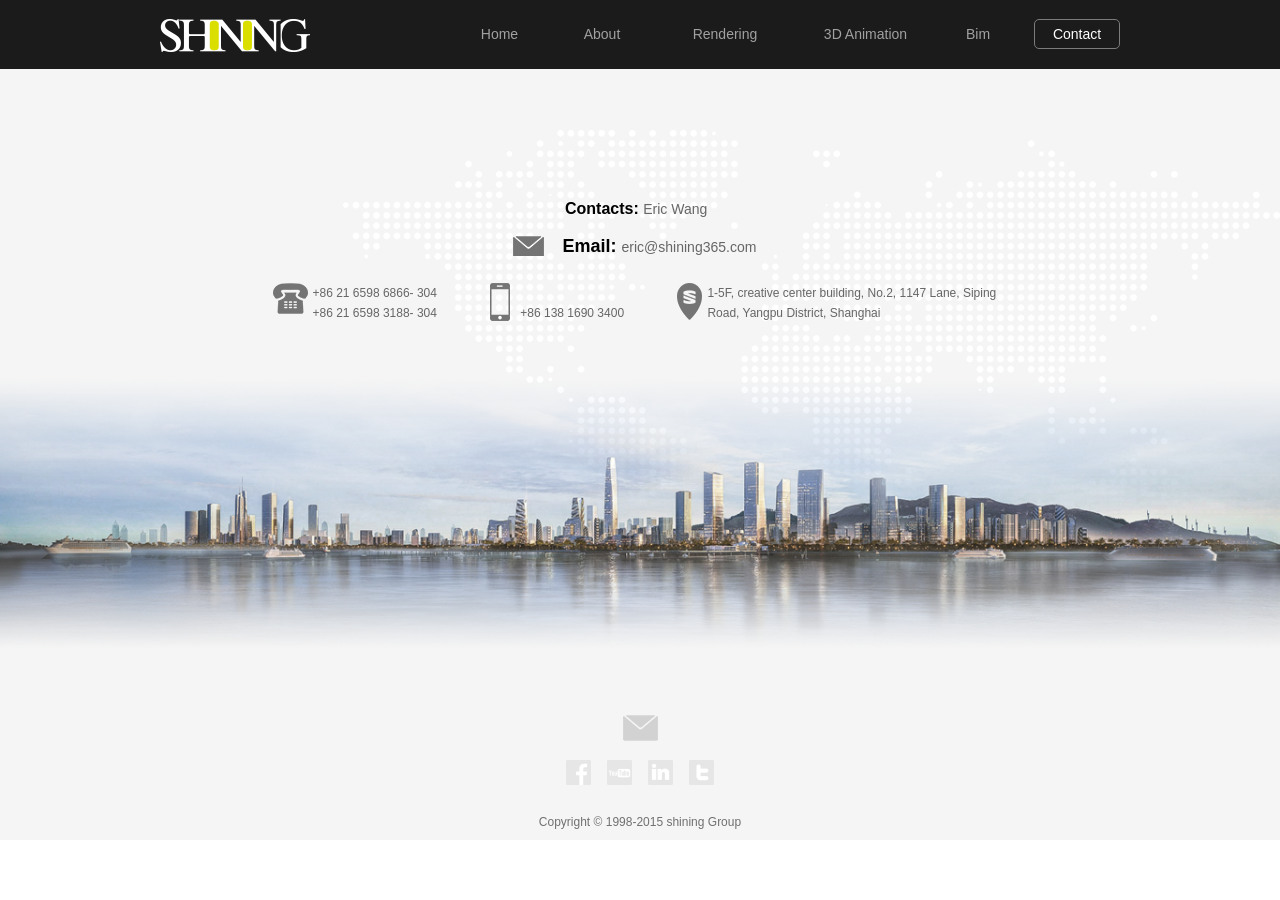
<file: shining/contact.html>
<!DOCTYPE html>
<html lang="en">
<head>
	<meta charset="UTF-8">
	<meta name="viewport" content="width=device-width, initial-scale=1.0, maximum-scale=1.0, user-scalable=0">
	<title>contact_shining</title>
	<link rel="stylesheet" href="css/reset.css">
	<link rel="stylesheet" href="css/head.css">
	<link rel="stylesheet" href="css/contact.css">
</head>
<body>
	<div class="wrap">
		<div class="scrolltop"><img src="img/head/s1.png" alt=""></div>
		<div class="header">
			<div class="nav clear">
				<img class="fl" src="img/head/logo.png" alt="">
				<div class="nav1 clear fr">
					<a href="contact.html" class="fr">Contact</a>
					<a href="bim.html" class="fr">Bim</a>
					<a href="animate.html" class="fr">3D Animation</a>
					<a href="rendering.html" class="fr">Rendering</a>
					<a href="about.html" class="fr">About</a>
					<a href="index.html" class="fr">Home</a>
				</div>
				<div class="nav2 fr">
					<p></p>
					<p></p>
					<p></p>
					<div>
						<li><a href="index.html">Home</a></li>
						<li><a href="about.html">About</a></li>
						<li><a href="rendering.html">Rendering</a></li>
						<li><a href="animate.html">3D Animation</a></li>
						<li><a href="bim.html">Bim</a></li>
						<li><a href="contact.html">Contact</a></li>
					</div>
				</div>
			</div>
		</div>
		<div class="content">
			<div class="contact">
				<img class="back" src="img/contact/b3.png" alt="">
				<div class="top"><span>Contacts: </span><em>Eric Wang</em></div>
				<div class="middle"><span>Email: </span><em>eric@shining365.com</em></div>
				<div class="bottom">
					<span>+86 21 6598 6866- 304<br>+86 21 6598 3188- 304</span>
					<em>+86 138 1690 3400</em>
					<var>1-5F, creative center building, No.2, 1147 Lane, Siping Road, Yangpu District, Shanghai</var>
				</div>
			</div>
		</div>
		<div style="background-color: #f5f5f5;" class="footer">
			<div class="email"></div>
			<div class="foot_nav clear">
				<p class="f fl"></p>
				<p class="you fl"></p>
				<p class="in fl"></p>
				<p class="t fl"></p>
			</div>
			<div class="statement">Copyright © 1998-2015 shining Group</div>
		</div>
	</div>
</body>
<script type="text/javascript" src="js/jquery-3.0.0.min.js"></script>
<script type="text/javascript" src="js/chajian.js"></script>
<script type="text/javascript" src="js/head.js"></script>
<script type="text/javascript">
var $wrap = $('.wrap');
var $scroll = $('.scrolltop');
var winH = $(window).innerHeight();
var wrapH = $wrap.height();
	scrolltop();
	$(window).resize(function() {
		winH = $(window).innerHeight();
		wrapH = $wrap.height();
		scrolltop();
	})
	function scrolltop() {
		if (winH<wrapH) {
			$scroll.show();
		}else {
			$scroll.hide();
		}
	}
	$scroll.on('click',function() {
		$(window).scrolltopTo(0);
	})
</script>
</html>
</file>
<file: airplane/css/fly.css>
html body{
	width: 100%;
	height: 100%;
}
.wrap{
	width: 100%;
	height: 100%;
	max-width: 768px;
	margin: auto;
	position: relative;
}
.start{
	width: 60%;
	height: 85px;
	background: #999999;
	border-radius: 8px;
	padding-top: 15px;
	position: absolute;
	left: 0;
	top: 0;
	right: 0;
	bottom: 0;
	margin: auto;
	display: none;
}
.start input{
	width: 150px;
	height: 30px;
	border: 0;
	text-align: center;
	font-size: 16px;
	border-radius: 8px;
	background: #ccc;
	position: absolute;
	left: 0;
	right: 0;
	margin: auto;
}
.start button{
	width: 100px;
	height: 30px;
	border: 0;
	font-size: 16px;
	border-radius: 8px;
	background: #ccc;
	position: absolute;
	top: 55px;
	left: 0;
	right: 0;
	margin: auto;
}
.end{
	width: 60%;
	height: 85px;
	background: #999999;
	border-radius: 8px;
	padding-top: 15px;
	position: absolute;
	left: 0;
	top: 0;
	right: 0;
	bottom: 0;
	margin: auto;
	display: none;
}
.end input{
	width: 120px;
	height: 30px;
	border: 0;
	font-size: 16px;
	border-radius: 8px;
	background: #ccc;
	position: absolute;
	left: 0;
	right: 0;
	margin: auto;
}
.end button{
	width: 120px;
	height: 30px;
	border: 0;
	font-size: 16px;
	border-radius: 8px;
	background: #ccc;
	position: absolute;
	top: 55px;
	left: 0;
	right: 0;
	margin: auto;
}
.sort{
	width: 80%;
	height: 400px;
	background: #999999;
	border-radius: 8px;
	padding-top: 15px;
	position: absolute;
	left: 0;
	top: 0;
	right: 0;
	bottom: 0;
	margin: auto;
	display: none;
}
.sort .inner{
	width: 100%;
}
.sort p{
	width: 45%;
	text-align: center;
	color: #996633;
	font-size: 20px;
	border: 1px solid black;
	border-radius: 10px;
	cursor: pointer;
	position: absolute;
	left: 0;
	right: 0;
	bottom: 20px;
	margin: auto;
}
.sort div{
	width: 45%;
	text-align: center;
	color: #996633;
	font-size: 20px;
	margin: auto;
}
.sort li{
	list-style: none;
	height: 30px;
	line-height: 30px;
	border-bottom: 1px solid black;
	padding: 0 2%; 
	width: 96%;
	color: #996633;
	font-size: 16px;
}
.sort li span{
	display: inline-block;
	height: 30px;
	margin-right: 15%;
	line-height: 30px;
	width: 35%;
	color: #996633;
	font-size: 16px;
}
</file>
<file: bird/css/bird.css>
.wrap{
	width: 320px;
	height: 480px;
	margin:0 auto;
	border: 1px solid black;
	background: url(../img/bg.jpg);
	position: relative;
	overflow: hidden;
}
.wrap .start .score{
	width: 28px;
	height: 39px;
	background: url(../img/0.jpg);
	position: absolute;
	left: 0;
	right: 0;
	top: 80px;
	margin: auto;
}
.wrap .start .bird{
	width: 120px;
	height: 100px;
	background: url(../img/head.jpg) no-repeat;
	background-size:  120px;
	position: absolute;
	left: 0;
	right: 0;
	top: 180px;
	margin: auto;
	animation: bird 1s linear infinite;
}
@keyframes bird{
	0%{
		top: 180px;
	}
	50%{
		top: 160px;
	}
	100%{
		top: 180px;
	}
}
.wrap .start .bird img{
	position: absolute;
	left: 0;
	right: 0;
	bottom: 0;
	margin: auto;
}
.wrap .start p{
	width: 85px;
	height: 29px;
	background: url(../img/start.jpg);
	position: absolute;
	left: 0;
	right: 0;
	bottom: 135px;
	margin: auto;
	cursor: pointer;
}
.wrap .play{
	width: 320px;
	height: 424px;
	display: none;
	position: relative;
}
.wrap .play .num{
	position: absolute;
	right: 0;
	margin: auto;
	top: 0;
	z-index: 2;
}
.wrap .play .play_b{
	width: 34px;
	height: 24px;
	position: absolute;
	background-image: url(../img/3.gif);
	background-position:  -6px -12px;
	left: 60px;
	top: 200px;
}
.wrap .play .zhu{
	width: 62px;
	height: 424px;
	position: absolute;
	left: 160px;
	top: 0;
}
.wrap .play .z2{
	left: 320px;
}
.wrap .play .z3{
	left: 480px;
}
.wrap .play .down{
	width: 62px;
	background: url(../img/down_mod.png);
	position: absolute;
	left: 0;
	right: 0;
	margin: auto;
	bottom: 0;
}
.wrap .play .up{
	width: 62px;
	background: url(../img/up_mod.png);
	position: absolute;
	left: 0;
	right: 0;
	margin: auto;
	top: 0;
}
.wrap .play .up img{
	position: absolute;
	bottom: 0;
}
.wrap .end{
	width: 269px;
	height: 250px;
	left: 25.5px;
	position: absolute;
	top: 150px;
	display: none;
}
.wrap .end .over{
	width: 221px;
	height: 40px;
	position: absolute;
	left: 24px;
	background: url(../img/game_over.jpg);
}
.wrap .end .con{
	width: 269px;
	height: 135px;
	position: absolute;
	top: 60px;
	background: url(../img/message.jpg);
}
.wrap .end .con .modal{
	width: 48px;
	height: 48px;
	position: absolute;
	left: 33px;
	top: 52px;
	border-radius: 24px;
	background: url(../img/3.gif);
}
.wrap .end .con .sco{
	width: 56px;
	height: 30px;
	line-height: 30px;
	text-align: center;
	font-size: 20px;
	color: #223355;
	position: absolute;
	top: 38px;
	right: 24px;
}
.wrap .end .con .best{
	width: 42px;
	height: 30px;
	line-height: 30px;
	text-align: center;
	font-size: 20px;
	color: #ff9966;
	position: absolute;
	top: 88px;
	right: 24px;
}
.wrap .end .submit{
	width: 85px;
	height: 29px;
	position: absolute;
	left: 92px;
	top: 219px;
	background: url(../img/submit.jpg);
	cursor: pointer;
}
.wrap .scroll{
	width: 528px;
	height: 21px;
	position: absolute;
	background: url(../img/banner.jpg) 0 -3px;
	overflow: hidden;
	left: 0;
	bottom: 35px;
	animation: scroll 3.466667s linear infinite;
}
@keyframes scroll{
	0%{
		left: 0;
	}
	100%{
		left: -208px;
	}
}
</file>
<file: innoclan_mobile/css/index.css>
<<<<<<< HEAD
.wrap{
	width: 100%;
	font-size: 12px;
	font-family: "source-han-sans-simplified-c",sans-serif!important;
}
/*头部样式*/
.header{
	position: relative;
	width: 6.6rem;
	padding: 0.22rem 0.3rem 0.17rem;
	box-shadow: 0 3px 3px #ebebeb;
	margin-bottom: 0.15rem;
}
.header .nav{
	width: 0.58rem;
	margin-right: 0.24rem;
}
.header .logo{
	width: 2.4rem;
}
.header .language{
	width: 0.54rem;
	line-height: 0.54rem;
	font-size: 0.3rem;
	color: #fff;
	background: #f5d824;
	text-align: center;
	-webkit-border-radius: 5px;
	border-radius: 5px;
}
.header ul{
	position: absolute;
	top: 0.85rem;
	left: 0;
	z-index: 10;
	display: none;
	border-radius: 0.05rem;
}
.header ul li{
	font-size: 0.28rem;
	line-height: 0.8rem;
	width: 1.6rem;
	text-align: center;
	background: rgba(0,0,0,0.6);
}
.header ul li a{
	color: #fff;
}
/*中间样式*/
.content img{
	-webkit-box-sizing:border-box;
	box-sizing:border-box;
}
.search{
	width: 6.6rem;
	line-height: 0.66rem;
	background: #ebecf1;
	border: 1px solid #e5e5e3;
	-webkit-border-radius: 5px;
	border-radius: 5px;
	margin: 0 0.3rem 0.12rem;
	text-align: center;
	color: #9c9c9c;
	font-size: 0.3rem;
	background-image: url(../images/index/sousuo.png);
	background-repeat: no-repeat;
	background-size: 0.4rem auto;
	background-position: 2.3rem 0.13rem;
}
.datu{
    width: 100%;
}
.classify{
	border-top: 1px solid #d2d2d2;
	margin-top: 0.1rem;
}
.classify a{
	display: inline-block;
	font-size: 0.22rem;
	color: #282536;
	padding-top: 1.2rem;
	-webkit-box-sizing:border-box;
	box-sizing:border-box;
	width:1.79rem;
	height: 1.79rem;
	text-align: center;
	border-bottom:1px solid #d2d2d2;
	border-right:1px solid #d2d2d2;
	background: url(../images/index/classify.png) no-repeat;
	background-size: 6.6rem auto;
}
.classify a:nth-child(4n){
	border-right:0;
}
.classify a:nth-child(2){
	background-position: -1.79rem 0;
}
.classify a:nth-child(3){
	background-position: -3.58rem 0;
}
.classify a:nth-child(4){
	background-position: -5.37rem 0;
}
.classify a:nth-child(5){
	background-position: 0 -1.79rem;
}
.classify a:nth-child(6){
	background-position: -1.79rem -1.79rem;
}
.classify a:nth-child(7){
	background-position: -3.58rem -1.79rem;
}
.classify a:nth-child(8){
	background-position: -5.37rem -1.79rem;
}
.hot_search{
	margin: 0.38rem auto 0;
	width: 6.78rem;
}
.hot_search .hot_search_tit{
	font-size: 0.3rem;
	color: #7a7b7b;
	margin: 0 0 0.19rem 0.06rem;
}
.hot_search a{
	float: left;
	width: 1.61rem;
	margin: 0 0.05rem 0.07rem 0;
	border: 1px solid #e5e5e5;
}
.hot_search a img{
	width: 100%;
}
.hot_search a:nth-child(4n+1){
	margin-right: 0;
}
.hot_week{
	margin: 0.27rem auto 0;
	width: 6.78rem;
}
.hot_week .hot_week_tit{
	font-size: 0.3rem;
	color: #7a7b7b;
	margin: 0 0 0.19rem 0.06rem;
}
.hot_week a{
	float: left;
	width: 1.61rem;
	margin: 0 0.05rem 0.07rem 0;
	border: 1px solid #e5e5e5;
}
.hot_week a img{
	width: 100%;
}
.hot_week a:nth-child(4n+1){
	margin-right: 0;
}
.xiala{
	margin: 0.26rem auto 0;
	width: 6.78rem;
}
.xiala li{
	float: left;
	position: relative;
}
.xiala li img{
	width: 3.3rem;
	margin: 0 0.16rem 0.07rem 0;
	border: 1px solid #e5e5e5;
}
.xiala li span{
	position: absolute;
	left: 0;
	bottom: 0.07rem;
	color: #fff;
	display: inline-block;
	width: 3.3rem;
	text-align: center;
	line-height: 0.45rem;
	font-size: 0.26rem;
	border: 1px solid #e5e5e5;
	border-top: 0;
	background: rgba(51,51,51,0.67);
}
.xiala li:nth-child(2n) img{
	margin-right: 0;
}
#loading{
	height: 0.43rem;
	text-align: center;
	font-size: 0.28rem;
	margin: 0.2rem auto;
}
#loading img{
	height: 100%;
	-webkit-animation: load 1.8s linear infinite;
	animation: load 1.8s linear infinite;
}
@-webkit-keyframes load{
	from{-webkit-transform: rotateZ(0deg);}
	to{-webkit-transform: rotateZ(360deg);}
}
@keyframes load{
	from{transform: rotateZ(0deg);}
	to{transform: rotateZ(360deg);}
=======
.wrap{
	width: 100%;
	font-size: 12px;
	font-family: "source-han-sans-simplified-c",sans-serif!important;
}
/*头部样式*/
.header{
	position: relative;
	width: 6.6rem;
	padding: 0.22rem 0.3rem 0.17rem;
	box-shadow: 0 3px 3px #ebebeb;
	margin-bottom: 0.15rem;
}
.header .nav{
	width: 0.58rem;
	margin-right: 0.24rem;
}
.header .logo{
	width: 2.4rem;
}
.header .language{
	width: 0.54rem;
	line-height: 0.54rem;
	font-size: 0.3rem;
	color: #fff;
	background: #f5d824;
	text-align: center;
	-webkit-border-radius: 5px;
	border-radius: 5px;
}
.header ul{
	position: absolute;
	top: 0.85rem;
	left: 0;
	z-index: 10;
	display: none;
	border-radius: 0.05rem;
}
.header ul li{
	font-size: 0.28rem;
	line-height: 0.8rem;
	width: 1.6rem;
	text-align: center;
	background: rgba(0,0,0,0.6);
}
.header ul li a{
	color: #fff;
}
/*中间样式*/
.content img{
	-webkit-box-sizing:border-box;
	box-sizing:border-box;
}
.search{
	width: 6.6rem;
	line-height: 0.66rem;
	background: #ebecf1;
	border: 1px solid #e5e5e3;
	-webkit-border-radius: 5px;
	border-radius: 5px;
	margin: 0 0.3rem 0.12rem;
	text-align: center;
	color: #9c9c9c;
	font-size: 0.3rem;
	background-image: url(../images/index/sousuo.png);
	background-repeat: no-repeat;
	background-size: 0.4rem auto;
	background-position: 2.3rem 0.13rem;
}
.datu{
    width: 100%;
}
.classify{
	border-top: 1px solid #d2d2d2;
	margin-top: 0.1rem;
}
.classify a{
	display: inline-block;
	font-size: 0.22rem;
	color: #282536;
	padding-top: 1.2rem;
	-webkit-box-sizing:border-box;
	box-sizing:border-box;
	width:1.79rem;
	height: 1.79rem;
	text-align: center;
	border-bottom:1px solid #d2d2d2;
	border-right:1px solid #d2d2d2;
	background: url(../images/index/classify.png) no-repeat;
	background-size: 6.6rem auto;
}
.classify a:nth-child(4n){
	border-right:0;
}
.classify a:nth-child(2){
	background-position: -1.79rem 0;
}
.classify a:nth-child(3){
	background-position: -3.58rem 0;
}
.classify a:nth-child(4){
	background-position: -5.37rem 0;
}
.classify a:nth-child(5){
	background-position: 0 -1.79rem;
}
.classify a:nth-child(6){
	background-position: -1.79rem -1.79rem;
}
.classify a:nth-child(7){
	background-position: -3.58rem -1.79rem;
}
.classify a:nth-child(8){
	background-position: -5.37rem -1.79rem;
}
.hot_search{
	margin: 0.38rem auto 0;
	width: 6.78rem;
}
.hot_search .hot_search_tit{
	font-size: 0.3rem;
	color: #7a7b7b;
	margin: 0 0 0.19rem 0.06rem;
}
.hot_search a{
	float: left;
	width: 1.61rem;
	margin: 0 0.05rem 0.07rem 0;
	border: 1px solid #e5e5e5;
}
.hot_search a img{
	width: 100%;
}
.hot_search a:nth-child(4n+1){
	margin-right: 0;
}
.hot_week{
	margin: 0.27rem auto 0;
	width: 6.78rem;
}
.hot_week .hot_week_tit{
	font-size: 0.3rem;
	color: #7a7b7b;
	margin: 0 0 0.19rem 0.06rem;
}
.hot_week a{
	float: left;
	width: 1.61rem;
	margin: 0 0.05rem 0.07rem 0;
	border: 1px solid #e5e5e5;
}
.hot_week a img{
	width: 100%;
}
.hot_week a:nth-child(4n+1){
	margin-right: 0;
}
.xiala{
	margin: 0.26rem auto 0;
	width: 6.78rem;
}
.xiala li{
	float: left;
	position: relative;
}
.xiala li img{
	width: 3.3rem;
	margin: 0 0.16rem 0.07rem 0;
	border: 1px solid #e5e5e5;
}
.xiala li span{
	position: absolute;
	left: 0;
	bottom: 0.07rem;
	color: #fff;
	display: inline-block;
	width: 3.3rem;
	text-align: center;
	line-height: 0.45rem;
	font-size: 0.26rem;
	border: 1px solid #e5e5e5;
	border-top: 0;
	background: rgba(51,51,51,0.67);
}
.xiala li:nth-child(2n) img{
	margin-right: 0;
}
#loading{
	height: 0.43rem;
	text-align: center;
	font-size: 0.28rem;
	margin: 0.2rem auto;
}
#loading img{
	height: 100%;
	-webkit-animation: load 1.8s linear infinite;
	animation: load 1.8s linear infinite;
}
@-webkit-keyframes load{
	from{-webkit-transform: rotateZ(0deg);}
	to{-webkit-transform: rotateZ(360deg);}
}
@keyframes load{
	from{transform: rotateZ(0deg);}
	to{transform: rotateZ(360deg);}
>>>>>>> origin/master
}
</file>
<file: innoclan_mobile/css/productdetail.css>
.wrap{
	width: 100%;
	font-size: 12px;
	font-family: "source-han-sans-simplified-c",sans-serif!important;
}
/*头部样式*/
.header{
	width: 6.6rem;
	padding: 0 0.3rem;
	margin: auto;
	position: relative;
	background: #fafafa;
	box-shadow: 0 3px 3px #e5e5e5;
}
.header a{
	display: inline-block;
	width: 0.23rem;
	line-height: 0.86rem;
}
.header a img{
	width: 100%;
}
.header .nav{
	position: absolute;
	left: 0;
	right: 0;
	top: 0.145rem;
	margin: auto;
	text-align: center;
}
.header .nav span{
	line-height: 0.68rem;
	display: inline-block;
	font-size: 0.3rem;
	color: #000;
	padding: 0 0.15rem;
}
.header .nav span:nth-child(2){
	margin: 0 0.5rem;
}
.header .nav .select{
	border-bottom: 0.04rem solid #f5d721;
	color: #f5d721;
}
.header .language{
	width: 0.54rem;
	line-height: 0.54rem;
	font-size: 0.3rem;
	color: #fff;
	background: #f5d824;
	text-align: center;
	-webkit-border-radius: 5px;
	border-radius: 5px;
	margin-top: 0.2rem;
}
/*中间样式*/
.content{
	width: 100%;
}
.content .con{
	display: none;
}
.content .con1{
	display: block;
}
.content .con1 .pintu{
	background: #f5f5f5;
	border-bottom: 1px solid #e6e6e6;
}
.content .con1 .pintu img{
	width: 100%;
	margin: 0.10rem 0 0.2rem;
	border-bottom: 0.03rem solid #978078;
}
.content .con1 .message{
	margin: 0.4rem 0 0.65rem 0.5rem;
}
.content .con1 .message .message_tit{
	font-size: 0.3rem;
	color: black;
	margin-bottom: 0.05rem;
}
.content .con1 .message p{
	line-height: 0.4rem;
	font-size: 0.24rem;
	color: #666666;
}
.content .con1 .sub{
	width: 100%;
	text-align: center;
}
.content .con1 .sub .sub_l{
	width: 40%;
}
.content .con1 .sub .sub_l div{
	width: 50%;
	height: 1.08rem;
	padding-top: 0.56rem;
	line-height: 0.40rem;
	-webkit-box-sizing:border-box;
	box-sizing:border-box;
	color: #666666;
	font-size: 0.24rem;
	border-top: 1px solid #b5b5b5;
	border-bottom: 1px solid #b5b5b5;
}
.content .con1 .sub .sub_l .collect{
	border-right: 1px solid #b5b5b5;
	background: url(../images/productdetail/collect.jpg) no-repeat center 0.23rem;
	background-size: 0.39rem auto;
}
.content .con1 .sub .sub_l .share{
	background: url(../images/productdetail/share.jpg) no-repeat center 0.23rem;
	background-size: 0.4rem auto;
}
.content .con1 .sub .sub_r{
	width: 60%;
	line-height: 1.08rem;
	background: #ffe000;
	font-size: 0.44rem;
}
</file>
<file: shining/css/head.css>
.wrap{
    width: 100%;
    font-size: 12px;
}
.scrolltop{
    width: 30px;
    height: 23px;
    border-radius: 5px;
    z-index: 9;
    position: fixed;
    right: 0px;
    bottom: 20px;
}
.scrolltop img{
    width: 100%;
}
.content{
    width: 100%;
}
.header{
    width: 100%;
    background: #1b1b1b;
    height: 69px;
}
.header .nav{
    width: 960px;
    margin: 0 auto;
    position: relative; 
    top: 19px; 
}
.heaedr .nav .nav1{
    width: 800px;
    height: 28px;  
}
.header .nav .nav1 a{
    display: inline-block;
    height: 28px;
    color: #a1a1a1;   
    font-size: 14px;
    margin-left: 30px;
    border-radius: 5px;
    border: 1px solid #1b1b1b;
    text-align: center;
    line-height: 28px; 
}
.header .nav .nav1 a:hover{
    color: white;
    border: 1px solid #7b7b7b;
}
.header .nav .nav2{
    width: 0.3rem;
    height: 0.3rem;
    margin-right: 0.3rem;
    position: relative;
    display: none;
    z-index: 9;
}
.header .nav .nav2 p{
    width: 0.26rem;
    border: 0.02rem solid #d2db4a;
    margin-bottom: 0.08rem;
}
.header .nav .nav2 div{
    display: none;
    position: absolute;
    border-radius: 0.05rem;
    right: -0.3rem;
    top: 0.3rem;
    width: 0.9rem;
    background: #1b1b1b;
    text-align: center;
}
.header .nav .nav2 div a{
    color: #a1a1a1;   
    font-size: 0.14rem;
    line-height: 0.3rem; 
}
.header .nav .nav2 div a:hover{
    color: #ffffff;
}
</file>
<file: shining/css/about.css>
.header .nav .nav1 a:nth-child(1){
    width: 84px;
}
.header .nav .nav1 a:nth-child(2){
    width: 50px;
}
.header .nav .nav1 a:nth-child(3){
    width: 111px;
}
.header .nav .nav1 a:nth-child(4){
    width: 106px;
}
.header .nav .nav1 a:nth-child(5){
    width: 76px;
    color: white;
    border: 1px solid #7b7b7b;
}
.header .nav .nav1 a:nth-child(6){
    width: 65px;
}
.about{
    width: 100%;
    background: url(../img/about/map.png) no-repeat 50% #e3e3e3;
}
.about h2{
    width: 20%;
    padding-top: 78px;
    text-align: center;
    margin: auto;
    font-size: 20px;
}
.about p{
    width: 80%;
    max-width: 660px;
    font-size: 16px;
    text-indent: 2em;
    word-spacing: 0.3em;
    color: #252525;
    margin: 30px auto;
}
.about .about_logo{
    width: 80%;
    max-width: 890px;
    margin: auto;
}
.about .about_logo img{
    display: inline-block;
    margin: 10px 0;
    margin-right: 30px;
}
.about .about_logo img:nth-child(8){
    margin-right: 0;
}
.footer{
    height: 125px;
    width: 100%;
    padding-top: 66px;
}
.footer .email{
    width: 35px;
    height: 26px;
    margin: 0 auto 19px auto;
    background: url(../img/footer/email1.png);
}
.footer .email:hover{
    background: url(../img/footer/email2.png);
}
.footer .foot_nav{
    width: 148px;
    height: 25px;
    margin: auto;
}
.footer .foot_nav p{
    width: 25px;
    height: 25px;
    margin-right: 16px;
}
.footer .foot_nav .f{
    background: url(../img/footer/f1.png);
}
.footer .foot_nav .f:hover{
    background: url(../img/footer/f2.png);
}
.footer .foot_nav .you{
    background: url(../img/footer/you1.png);
}
.footer .foot_nav .you:hover{
    background: url(../img/footer/you2.png);
}
.footer .foot_nav .in{
    background: url(../img/footer/in1.png);
}
.footer .foot_nav .in:hover{
    background: url(../img/footer/in2.png);
}
.footer .foot_nav .t{
    margin: 0;
    background: url(../img/footer/t1.png);
}
.footer .foot_nav .t:hover{
    background: url(../img/footer/t2.png);
}
.footer .statement{
    width: 240px;
    margin: 30px auto 0 auto;
    text-align: center;
    color: #707070;
}
@media screen and (min-width: 640px) and (max-width: 960px){
    .header .nav{
        width: 100%;
    }
    .header .nav .nav1{
        display: none;
    }
    .header .nav .nav2{
        display: block;
    }
}
@media screen and (max-width: 640px){
    .header .nav{
        width: 100%;
    }
    .header .nav .nav1{
        display: none;
    }
    .header .nav .nav2{
        display: block;
    }
}
</file>
<file: shining/css/bim.css>
.header .nav .nav1 a:nth-child(1){
    width: 84px;
}
.header .nav .nav1 a:nth-child(2){
    width: 50px;
    color: white;
    border: 1px solid #7b7b7b;
}
.header .nav .nav1 a:nth-child(3){
    width: 111px;
}
.header .nav .nav1 a:nth-child(4){
    width: 106px;
}
.header .nav .nav1 a:nth-child(5){
    width: 76px;
}
.header .nav .nav1 a:nth-child(6){
    width: 65px;
}
.floor1{
    width: 100%;
    height: 5.85rem;
    position: relative;
    background-color: #f2f2f3;
}
.floor1 .l1{
    position: absolute;
    right: 1%;
    top: 0.45rem;
}
.floor1 .floor1_con{
    width: 100%;
    max-width: 960px;
    height: 5.05rem;
    padding-top: 0.8rem;
    margin-left: 5%;
}
.floor1 .floor1_con span{
    font-size: 0.18rem;
    color: #616161;
    line-height: 0.27rem;
}
.floor1 .floor1_con span em{
    display: inline-block;
    width: 0.25rem;
    height: 0.25rem;
    line-height: 0.25rem;
    margin-right: 0.15rem;
    text-align: center;
    border: 1px solid #616161;
    border-radius: 0.05rem;
}
.floor1 .floor1_con p{
    width: 30%;
    margin: 0.25rem 0;
    color: #353536;
    font-size: 0.16rem;
}
.floor1 .floor1_con img{
    width: 18%;
}
.floor2{
    width: 100%;
    height: 6.55rem;
    background-color: #ffffff;
}
.floor2 .floor2_con{
    width: 100%;
    max-width: 960px;
    height: 5.75rem;
    padding-top: 0.8rem;
    margin-left: 5%;
}
.floor2 .floor2_con span{
    font-size: 0.18rem;
    color: #616161;
    line-height: 0.27rem;
}
.floor2 .floor2_con span em{
    display: inline-block;
    width: 0.25rem;
    height: 0.25rem;
    line-height: 0.25rem;
    margin-right: 0.15rem;
    text-align: center;
    border: 1px solid #616161;
    border-radius: 0.05rem;
}
.floor2 .floor2_con p{
     width: 30%;
    margin: 0.25rem 0;
    color: #353536;
    font-size: 0.16rem;
}
.floor2 .floor2_con img{
    width: 20%;
}
.floor3{
    width: 100%;
    height: 6.55rem;
    position: relative;
    background-color: #f2f2f3;
}
.floor3 .l2{
    position: absolute;
    left: 1%;
    top: 0.58rem;
    z-index: 2;
}
.floor3 .floor3_con{
    width: 100%;
    max-width: 960px;
    height: 5.75rem;
    padding-top: 0.8rem;
    position: relative;
    margin-left: 50%;
}
.floor3 .floor3_con span{
    font-size: 0.18rem;
    color: #616161;
    line-height: 0.27rem;
}
.floor3 .floor3_con span em{
    display: inline-block;
    width: 0.25rem;
    height: 0.25rem;
    line-height: 0.25rem;
    margin-right: 0.15rem;
    text-align: center;
    border: 1px solid #616161;
    border-radius: 0.05rem;
}
.floor3 .floor3_con p{
     width: 30%;
    margin: 0.25rem 0;
    color: #353536;
    font-size: 0.16rem;
}
.floor3 .floor3_con img{
    width: 23%;
}
.floor4{
    width: 100%;
    height: 6.55rem;
    position: relative;
    background-color: #ffffff;
}
.floor4 .l3{
    position: absolute;
    right: 1%;
    top: 0.72rem;
}
.floor4 .floor4_con{
    width: 100%;
    max-width: 960px;
    height: 5.95rem;
    padding-top: 0.60rem;
    margin-left: 48%;
}
.floor4 .floor4_con span{
    font-size: 0.18rem;
    color: #616161;
    line-height: 0.27rem;
}
.floor4 .floor4_con span em{
    display: inline-block;
    width: 0.25rem;
    height: 0.25rem;
    line-height: 0.25rem;
    margin-right: 0.15rem;
    text-align: center;
    border: 1px solid #616161;
    border-radius: 0.05rem;
}
.floor4 .floor4_con p{
     width: 30%;
    margin: 0.25rem 0;
    color: #353536;
    font-size: 0.16rem;
}
.floor4 .floor4_con img{
    width: 25%;
    margin-bottom: 10px;
}
.floor5{
    width: 100%;
    height: 7.05rem;
    background-color: #f2f2f3;
}
.floor5 .floor5_con{
    width: 100%;
    max-width: 960px;
    height: 3.75rem;
    padding-top: 2.8rem;
    margin-left: 5%;
}
.floor5 .floor5_con span{
    font-size: 0.18rem;
    color: #616161;
    line-height: 0.27rem;
}
.floor5 .floor5_con span em{
    display: inline-block;
    width: 0.25rem;
    height: 0.25rem;
    line-height: 0.25rem;
    margin-right: 0.15rem;
    text-align: center;
    border: 1px solid #616161;
    border-radius: 0.05rem;
}
.floor5 .floor5_con p{
     width: 30%;
    margin: 0.25rem 0;
    color: #353536;
    font-size: 0.16rem;
}
.footer{
    height: 1.25rem;
    width: 100%;
    padding-top: 0.66rem;
}
.footer .email{
    width: 0.35rem;
    height: 0.26rem;
    margin: 0 auto 0.19rem auto;
    background: url(../img/footer/email1.png);
}
.footer .email:hover{
    background: url(../img/footer/email2.png);
}
.footer .foot_nav{
    width: 1.48rem;
    height: 0.25rem;
    margin: auto;
}
.footer .foot_nav p{
    width: 0.25rem;
    height: 0.25rem;
    margin-right: 0.16rem;
}
.footer .foot_nav .f{
    background: url(../img/footer/f1.png);
}
.footer .foot_nav .f:hover{
    background: url(../img/footer/f2.png);
}
.footer .foot_nav .you{
    background: url(../img/footer/you1.png);
}
.footer .foot_nav .you:hover{
    background: url(../img/footer/you2.png);
}
.footer .foot_nav .in{
    background: url(../img/footer/in1.png);
}
.footer .foot_nav .in:hover{
    background: url(../img/footer/in2.png);
}
.footer .foot_nav .t{
    margin: 0;
    background: url(../img/footer/t1.png);
}
.footer .foot_nav .t:hover{
    background: url(../img/footer/t2.png);
}
.footer .statement{
    width: 2.4rem;
    margin: 0.3rem auto 0 auto;
    text-align: center;
    color: #707070;
}
@media screen and (min-width: 640px) and (max-width: 960px){
    .header .nav{
        width: 100%;
    }
    .header .nav .nav1{
        display: none;
    }
    .header .nav .nav2{
        display: block;
    }
    .floor3 .l2{
        left: 0;
        opacity: 0.6;
    }
    .floor3 .floor3_con{
        margin-left: 60%;
    }
    .floor3 .floor3_con p{
        width: 36%;
    }
    .floor3 .floor3_con img{
        width: 20%;
        margin: 20px 50% 0 0;
    }
    .floor4 .floor4_con{
        height: 625px;
        padding-top: 30px;
        margin-left: 5%;
    }
    .floor4 .floor4_con img{
        width: 15%;
        margin-bottom: 10px;
    }
    .floor5 .floor5_con{
        height: 575px;
        padding-top: 80px;
    }
}
@media screen and (max-width: 640px){
    html{
        font-size: 75px;
    }
    .header .nav{
        width: 100%;
        top: 9px;
    }
    .header .nav .nav1{
        display: none;
    }
    .header .nav .nav2{
        display: block;
    }
    .floor1 .l1{
        height: 196.92308%;
        opacity: 0.8;
    }
    .floor1 .floor1_con img{
        width: 12%;
    }
    .floor3 .l2{
        height: 188.091603%;
        left: 0;
        opacity: 0.6;
    }
    .floor3 .floor3_con{
        margin-left: 5%;
    }
    .floor3 .floor3_con p{
        width: 36%;
    }
    .floor3 .floor3_con img{
        width: 20%;
        margin: 20px 50% 0 0;
    }
    .floor4 .l3{
        height: 183.51145%;
    }
    .floor4 .floor4_con{
        height: 6.25rem;
        padding-top: 0.3rem;
        margin-left: 5%;
    }
    .floor4 .floor4_con img{
        width: 15%;
        margin-bottom: 10px;
    }
    .floor5 .floor5_con{
        height: 5.75rem;
        padding-top: 0.8rem;
    }
}
</file>
<file: shining/css/contact.css>
.header .nav .nav1 a:nth-child(1){
    width: 84px;
    color: white;
    border: 1px solid #7b7b7b;
}
.header .nav .nav1 a:nth-child(2){
    width: 50px;
}
.header .nav .nav1 a:nth-child(3){
    width: 111px;
}
.header .nav .nav1 a:nth-child(4){
    width: 106px;
}
.header .nav .nav1 a:nth-child(5){
    width: 76px;
}
.header .nav .nav1 a:nth-child(6){
    width: 65px;
}
.contact{
    width: 100%;
    position: relative;
    padding-top: 130px;
    height: 450px;
    background: url(../img/contact/b1.png) right no-repeat;
    background-color: #f5f5f5;
}
.contact .back{
    width: 100%;
    position: absolute;
    bottom: 0;
}
.contact .top{
    width: 150px;
    height: 20px;
    line-height: 20px;
    font-size: 16px;
    margin: 0 auto 15px auto;
}
.contact .top span{
    font-weight: bold;
}
.contact .top em{
    color: #666666;
    font-size: 14px;
}
.contact .middle span{
    padding-left: 50px;
    font-weight: bold;
    background: url(../img/contact/email.png) no-repeat;
}
.contact .middle em{
    color: #666666;
    font-size: 14px;
}
.contact .middle{
    width: 255px;
    height: 24px;
    line-height: 24px;
    font-size: 18px;
    margin: 0 auto 25px auto;
}
.contact .bottom{
    width: 735px;
    height: 40px;
    line-height: 20px;
    text-align: left;
    font-size: 12px;
    color: #666666;
    margin: auto;
}
.contact .bottom span{
    display: inline-block;
    height: 40px;
    padding-left: 40px;
    background: url(../img/contact/tele.png) no-repeat;
}
.contact .bottom em{
    display: inline-block;
    height: 40px;
    line-height: 60px;
    margin: 0 50px 0;
    padding-left: 30px;
    background: url(../img/contact/phone.png) no-repeat;
}
.contact .bottom var{
    display: inline-block;
    width: 300px;
    height: 40px;
    padding-left: 30px;
    background: url(../img/contact/add.png) no-repeat;
}
.footer{
    height: 125px;
    width: 100%;
    padding-top: 66px;
}
.footer .email{
    width: 35px;
    height: 26px;
    margin: 0 auto 19px auto;
    background: url(../img/footer/email1.png);
}
.footer .email:hover{
    background: url(../img/footer/email2.png);
}
.footer .foot_nav{
    width: 148px;
    height: 25px;
    margin: auto;
}
.footer .foot_nav p{
    width: 25px;
    height: 25px;
    margin-right: 16px;
}
.footer .foot_nav .f{
    background: url(../img/footer/f1.png);
}
.footer .foot_nav .f:hover{
    background: url(../img/footer/f2.png);
}
.footer .foot_nav .you{
    background: url(../img/footer/you1.png);
}
.footer .foot_nav .you:hover{
    background: url(../img/footer/you2.png);
}
.footer .foot_nav .in{
    background: url(../img/footer/in1.png);
}
.footer .foot_nav .in:hover{
    background: url(../img/footer/in2.png);
}
.footer .foot_nav .t{
    margin: 0;
    background: url(../img/footer/t1.png);
}
.footer .foot_nav .t:hover{
    background: url(../img/footer/t2.png);
}
.footer .statement{
    width: 240px;
    margin: 30px auto 0 auto;
    text-align: center;
    color: #707070;
}
@media screen and (min-width: 640px) and (max-width: 960px){
    .header .nav{
        width: 100%;
    }
    .header .nav .nav1{
        display: none;
    }
    .header .nav .nav2{
        display: block;
    }
    .contact .bottom{
        width: 260px;
    }
    .contact .bottom em{
        margin: 20px 0;
    }
    .contact .bottom var{
        width: 260px;
    }
}
@media screen and (max-width: 640px){
    .header .nav{
        width: 100%;
    }
    .header .nav .nav1{
        display: none;
    }
    .header .nav .nav2{
        display: block;
    }
    .contact .bottom{
        width: 260px;
    }
    .contact .bottom em{
        margin: 20px 0;
    }
    .contact .bottom var{
        width: 260px;
    }
}
</file>
